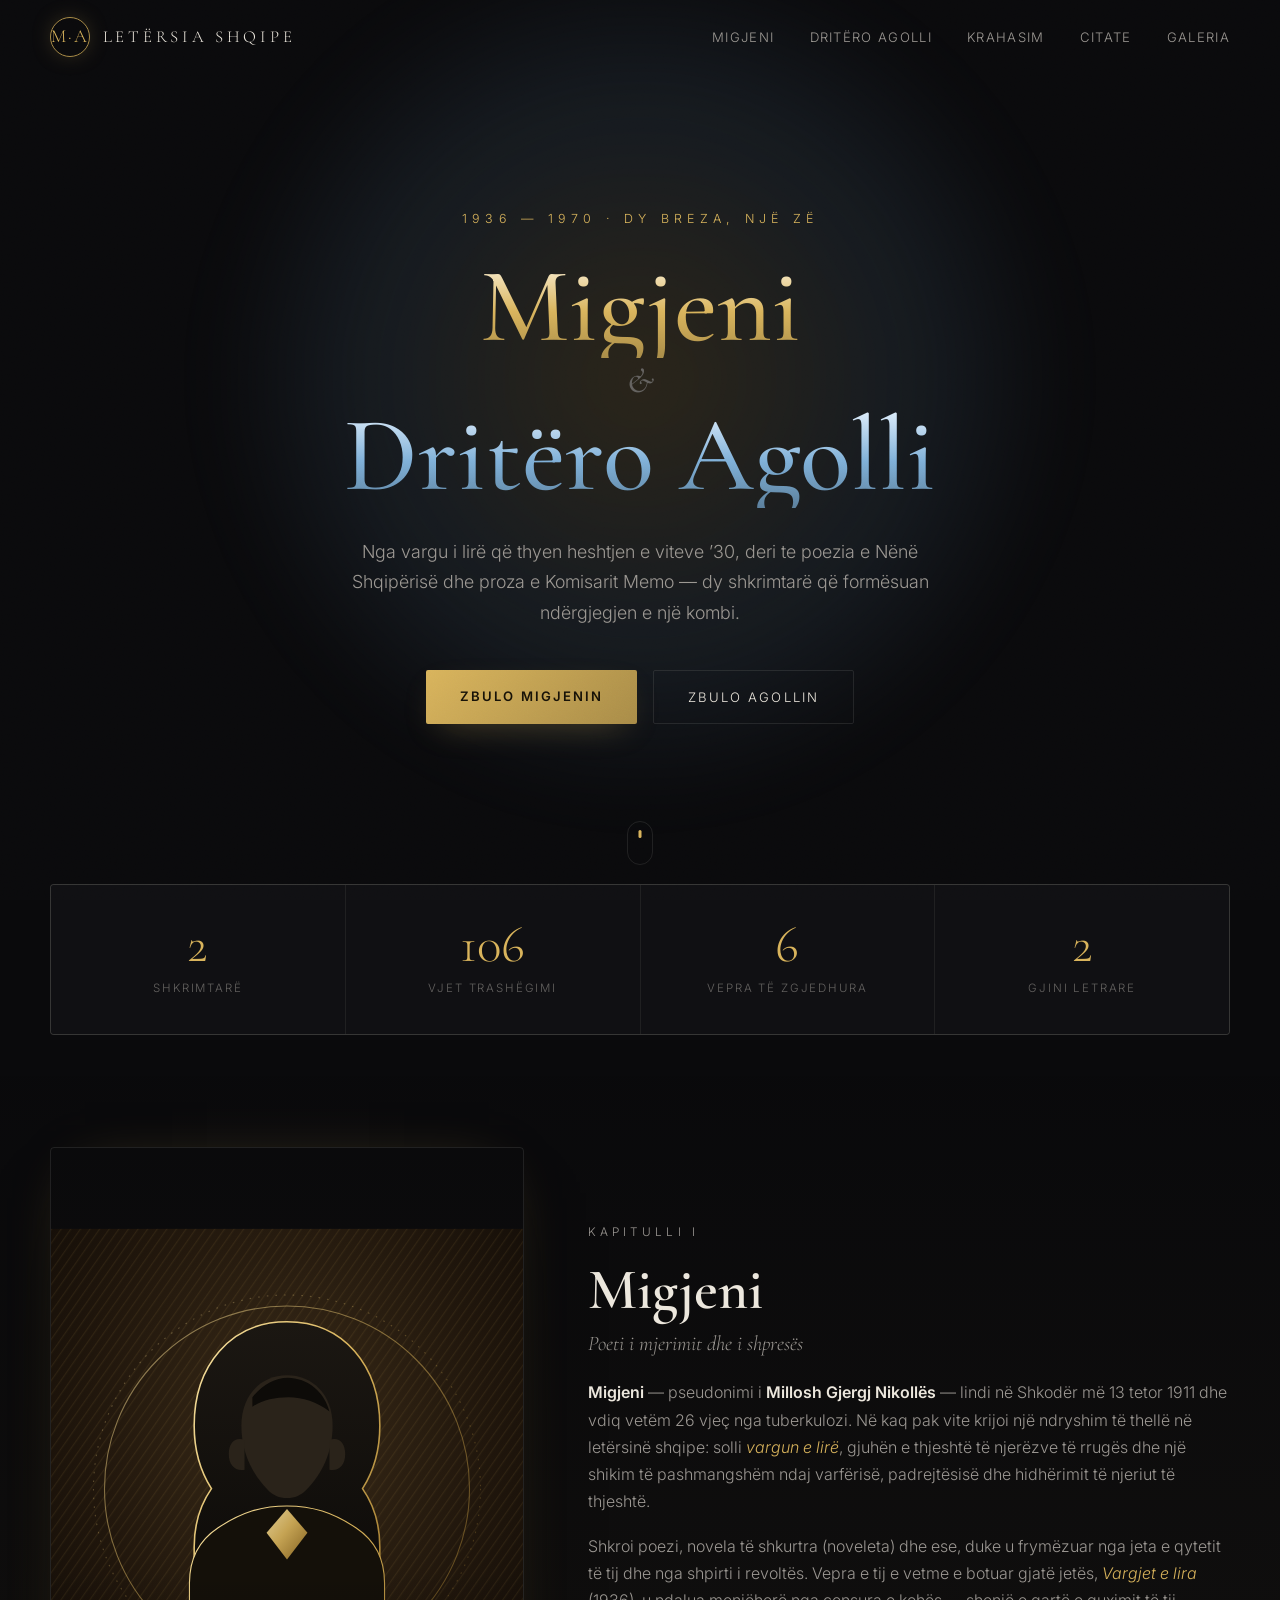
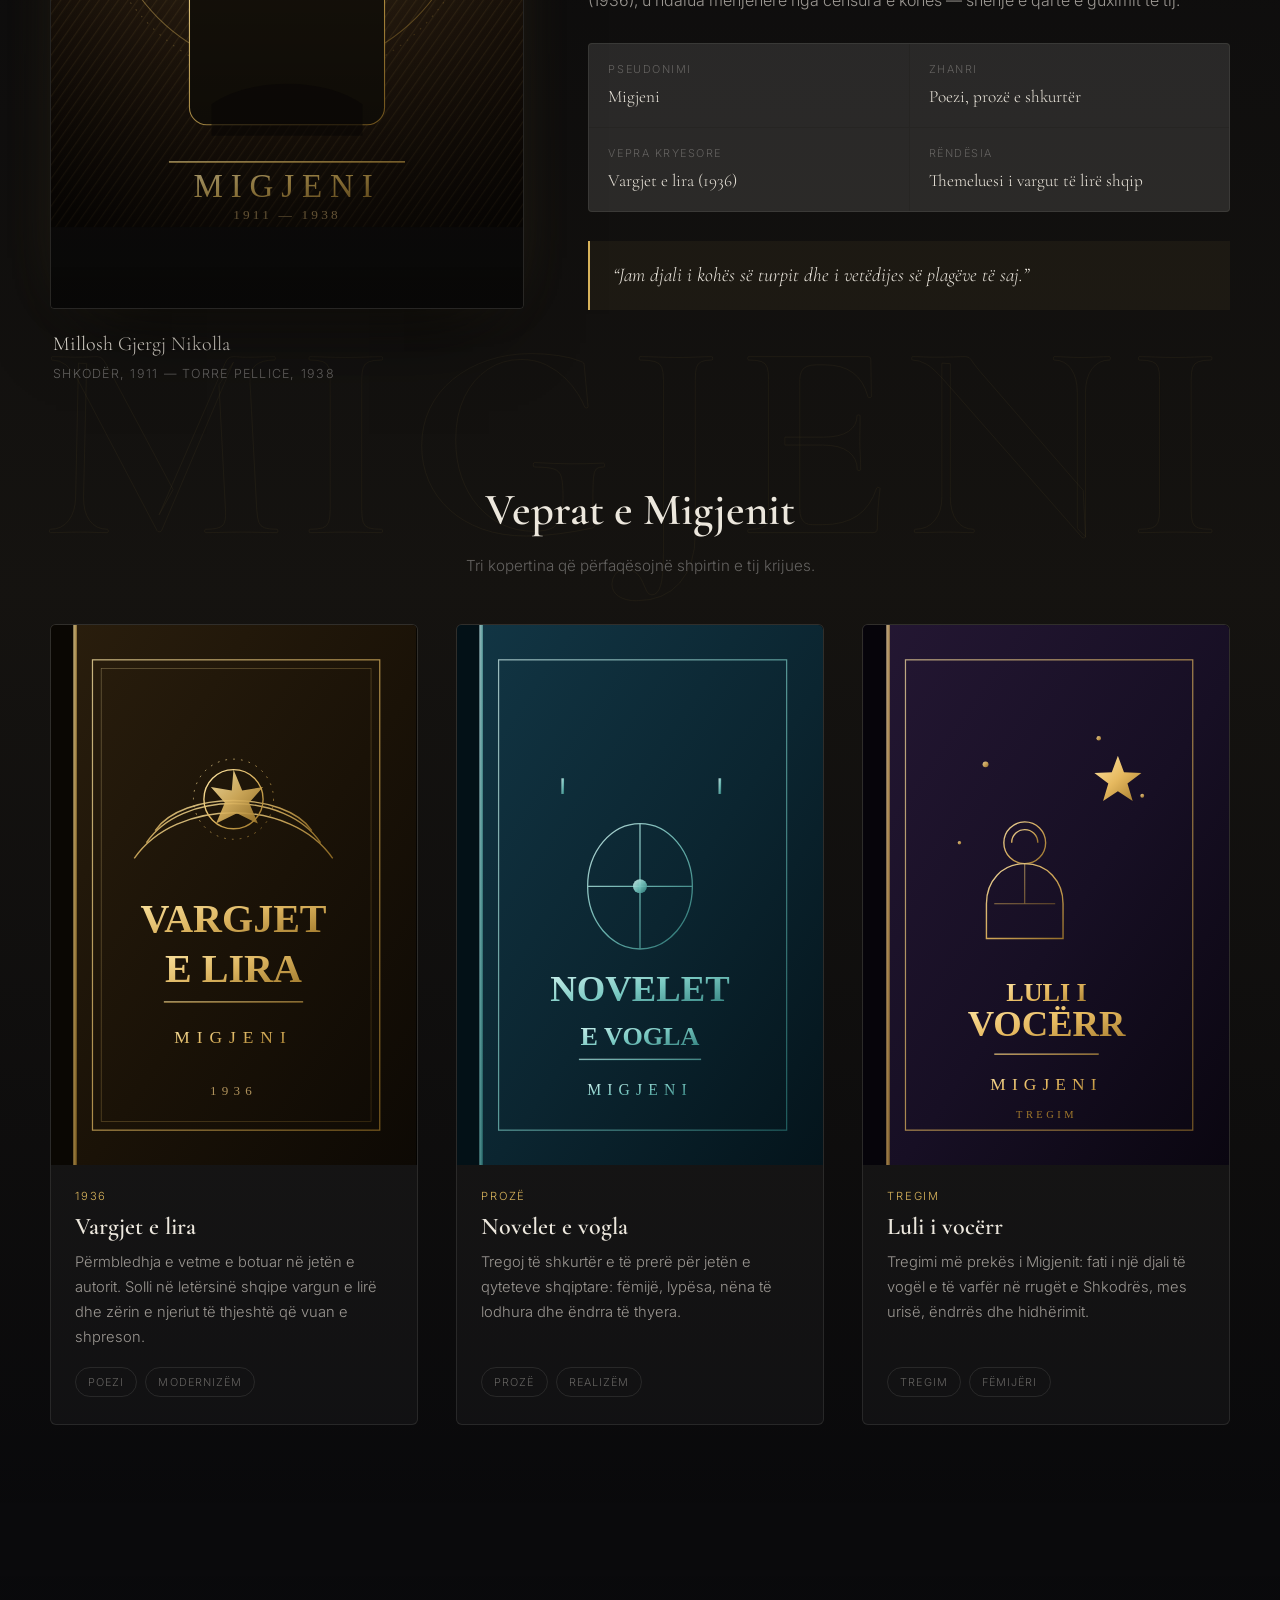
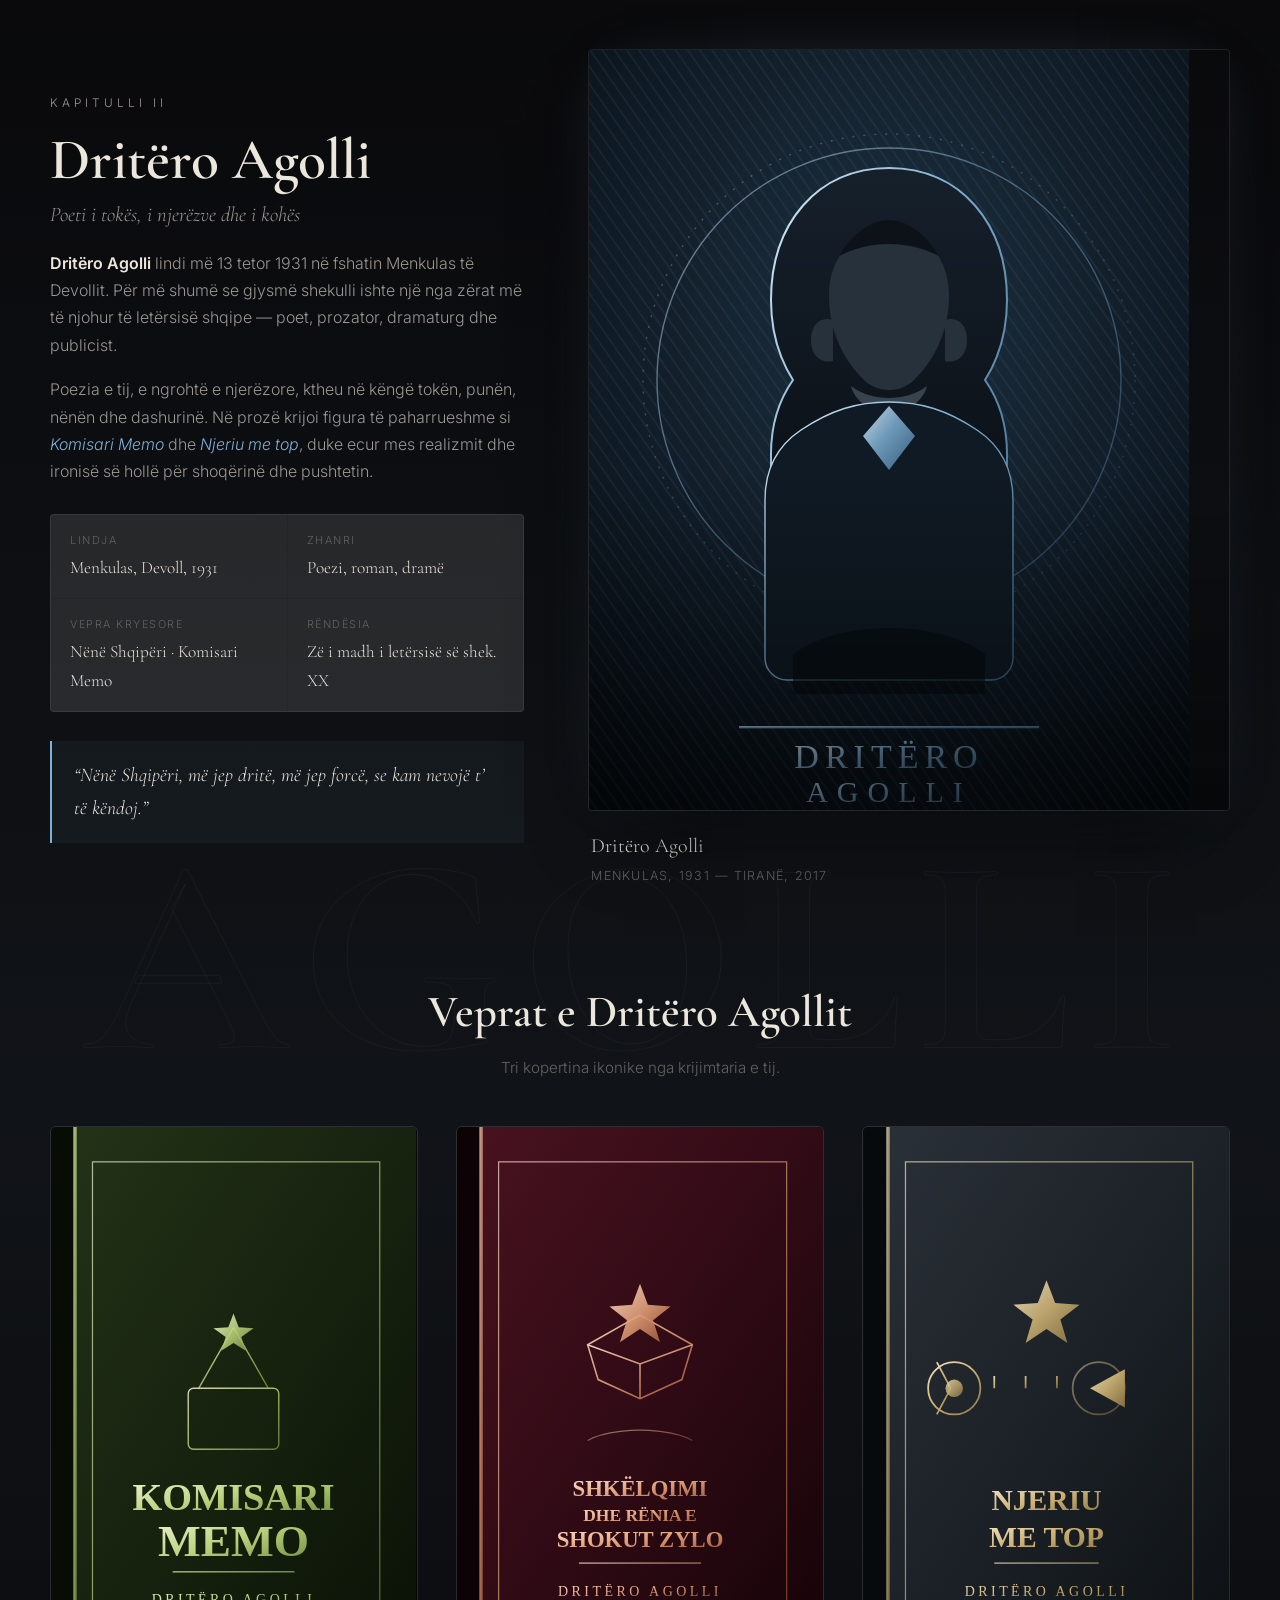
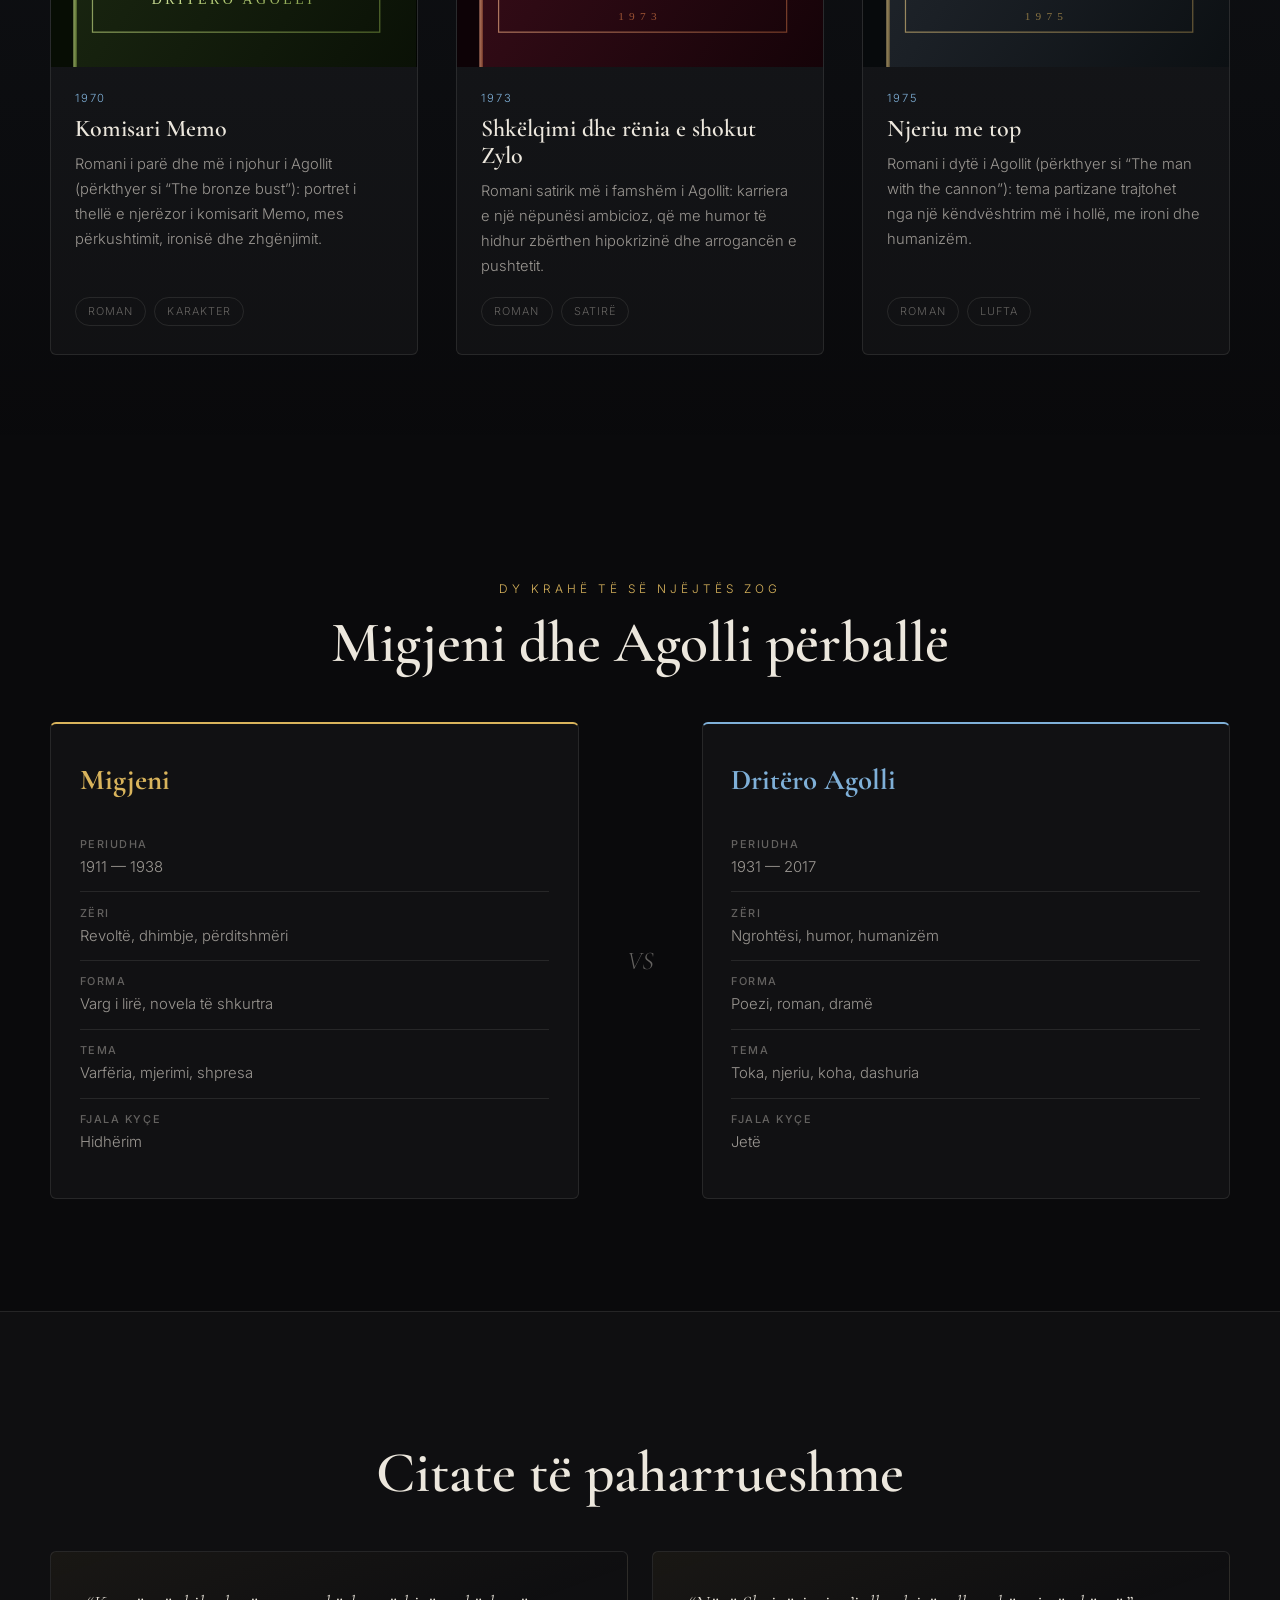
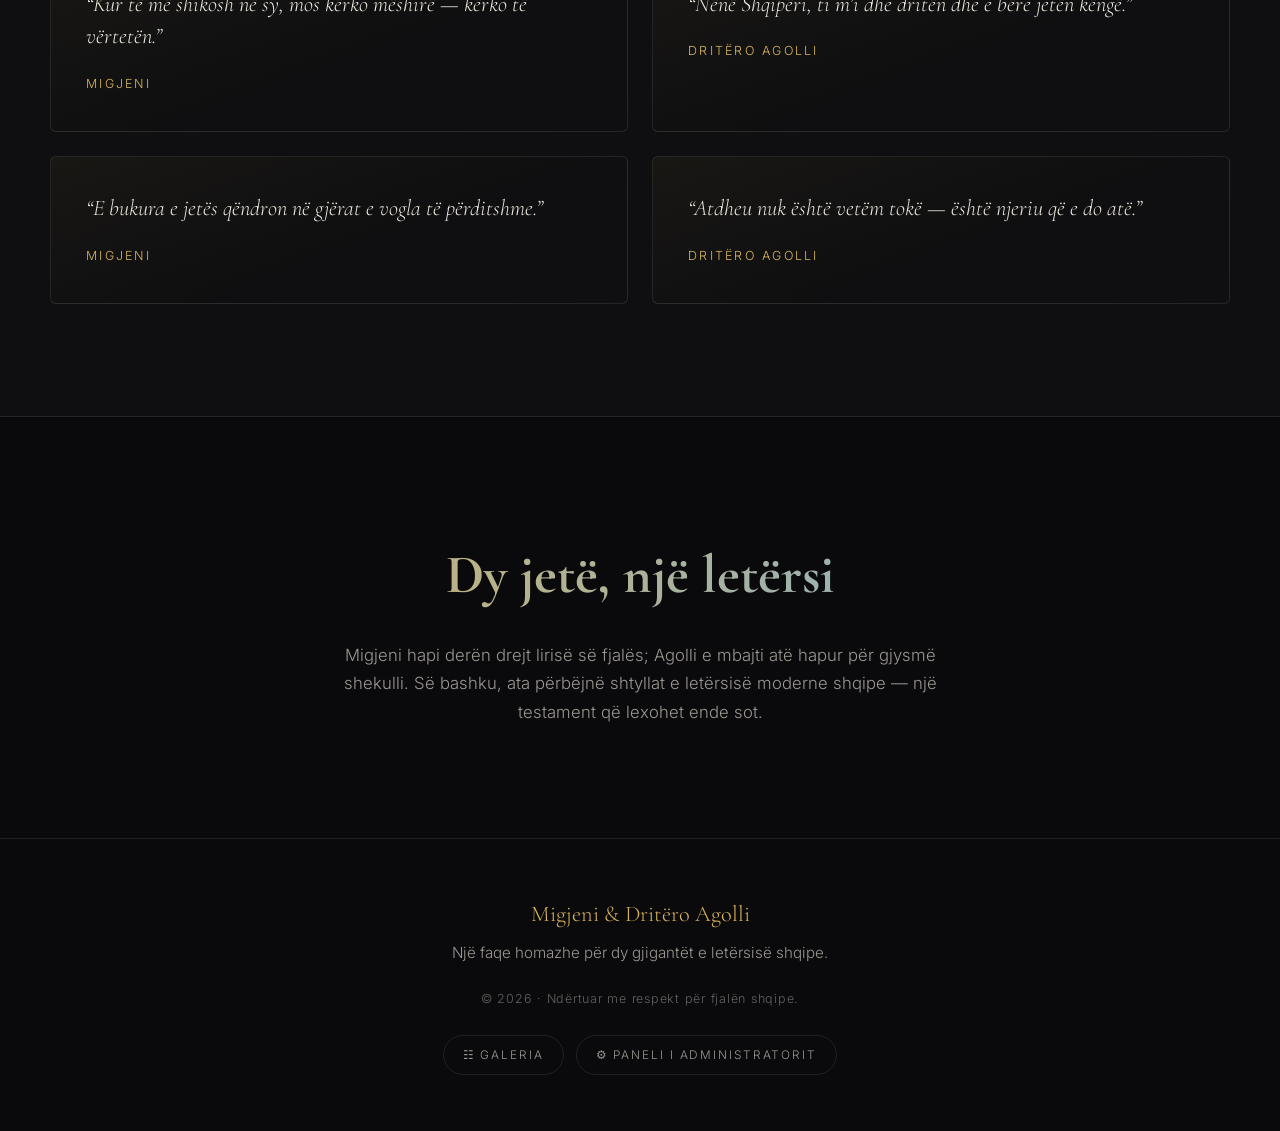
<file: index.html>
<!DOCTYPE html>
<html lang="sq">
<head>
  <meta charset="UTF-8">
  <meta name="viewport" content="width=device-width, initial-scale=1.0">
  <title>Migjeni &amp; Dritëro Agolli — Dy Zëra të Letërsisë Shqipe</title>
  <meta name="description" content="Një udhëtim në jetën dhe veprat e Migjenit dhe Dritëro Agollit, dy kolosë të letërsisë shqipe.">
  <link rel="preconnect" href="https://fonts.googleapis.com">
  <link rel="preconnect" href="https://fonts.gstatic.com" crossorigin>
  <link href="https://fonts.googleapis.com/css2?family=Cormorant+Garamond:ital,wght@0,400;0,500;0,600;0,700;1,400;1,600&family=Playfair+Display:ital,wght@0,400;0,600;0,700;1,400&family=EB+Garamond:ital,wght@0,400;0,600;1,400&family=Libre+Baskerville:ital,wght@0,400;0,700;1,400&family=Lora:ital,wght@0,400;0,600;1,400&family=Merriweather:ital,wght@0,300;0,400;0,700;1,400&family=Source+Serif+4:ital,wght@0,300;0,400;0,600;1,400&family=Inter:wght@300;400;500;600;700&family=Poppins:wght@300;400;500;600&family=Montserrat:wght@300;400;500;600&family=Jost:wght@300;400;500;600&display=swap" rel="stylesheet">
  <link rel="stylesheet" href="css/style.css">
</head>
<body>
  <div class="site-bg" data-bg="theme.bgImage" data-bg-opacity="theme.bgOpacity" aria-hidden="true"></div>
  <div class="grain" aria-hidden="true"></div>

  <header class="nav" id="nav">
    <div class="nav__inner">
      <a class="nav__brand" href="#top">
        <span class="nav__mark">M&#183;A</span>
        <span class="nav__title">Letërsia Shqipe</span>
      </a>
      <nav class="nav__links" aria-label="Navigimi kryesor">
        <a href="#migjeni">Migjeni</a>
        <a href="#agolli">Dritëro Agolli</a>
        <a href="#krahasim">Krahasim</a>
        <a href="#citate">Citate</a>
        <a href="gallery.html">Galeria</a>
      </nav>
      <button class="nav__toggle" id="navToggle" aria-label="Hap menunë" aria-expanded="false">
        <span></span><span></span><span></span>
      </button>
    </div>
  </header>

  <main id="top">
    <!-- HERO -->
    <section class="hero">
      <div class="hero__bg" data-bg="theme.heroImage" data-bg-opacity="theme.heroOpacity" aria-hidden="true"></div>
      <div class="hero__glow" aria-hidden="true"></div>
      <div class="hero__content reveal">
        <p class="hero__eyebrow" data-k="hero.eyebrow">1936 — 1970 · Dy breza, një zë</p>
        <h1 class="hero__title">
          <span class="hero__name" data-k="hero.name1">Migjeni</span>
          <span class="hero__amp">&amp;</span>
          <span class="hero__name" data-k="hero.name2">Dritëro Agolli</span>
        </h1>
        <p class="hero__lead" data-k="hero.lead">
          Nga vargu i lirë që thyen heshtjen e viteve ’30, deri te poezia e
          Nënë Shqipërisë dhe proza e Komisarit Memo — dy shkrimtarë që
          formësuan ndërgjegjen e një kombi.
        </p>
        <div class="hero__cta">
          <a class="btn btn--gold" href="#migjeni" data-k="hero.cta1">Zbulo Migjenin</a>
          <a class="btn btn--ghost" href="#agolli" data-k="hero.cta2">Zbulo Agollin</a>
        </div>
      </div>
      <a class="hero__scroll" href="#migjeni" aria-label="Zbrit">
        <span></span>
      </a>
    </section>

    <!-- STATS -->
    <section class="stats reveal">
      <div class="stats__item">
        <span class="stats__num" data-count="2" data-k="stat.1.num">2</span>
        <span class="stats__label" data-k="stat.1.label">Shkrimtarë</span>
      </div>
      <div class="stats__item">
        <span class="stats__num" data-count="106" data-k="stat.2.num">106</span>
        <span class="stats__label" data-k="stat.2.label">Vjet trashëgimi</span>
      </div>
      <div class="stats__item">
        <span class="stats__num" data-count="6" data-k="stat.3.num">6</span>
        <span class="stats__label" data-k="stat.3.label">Vepra të zgjedhura</span>
      </div>
      <div class="stats__item">
        <span class="stats__num" data-count="2" data-k="stat.4.num">2</span>
        <span class="stats__label" data-k="stat.4.label">Gjini letrare</span>
      </div>
    </section>

    <!-- MIGJENI -->
    <section class="author author--migjeni" id="migjeni">
      <div class="author__backdrop" aria-hidden="true">MIGJENI</div>
      <div class="container">
        <div class="author__intro">
          <figure class="portrait reveal">
            <div class="portrait__frame">
              <img src="[data-uri]" data-k="img.migjeni" alt="Portret stilizuar i Migjenit" loading="lazy" width="600" height="760">
            </div>
            <figcaption>
              <span class="portrait__name">Millosh Gjergj Nikolla</span>
              <span class="portrait__meta">Shkodër, 1911 — Torre Pellice, 1938</span>
            </figcaption>
          </figure>

          <div class="author__text reveal">
            <p class="section__eyebrow" data-k="m.eyebrow">Kapitulli I</p>
            <h2 class="section__title" data-k="m.title">Migjeni</h2>
            <p class="section__subtitle" data-k="m.subtitle">Poeti i mjerimit dhe i shpresës</p>

            <p data-k="m.p1"><strong>Migjeni</strong> — pseudonimi i <strong>Millosh Gjergj Nikollës</strong> — lindi në Shkodër më 13 tetor 1911 dhe vdiq vetëm 26 vjeç nga tuberkulozi. Në kaq pak vite krijoi një ndryshim të thellë në letërsinë shqipe: solli <em>vargun e lirë</em>, gjuhën e thjeshtë të njerëzve të rrugës dhe një shikim të pashmangshëm ndaj varfërisë, padrejtësisë dhe hidhërimit të njeriut të thjeshtë.</p>
            <p data-k="m.p2">Shkroi poezi, novela të shkurtra (noveleta) dhe ese, duke u frymëzuar nga jeta e qytetit të tij dhe nga shpirti i revoltës. Vepra e tij e vetme e botuar gjatë jetës, <em>Vargjet e lira</em> (1936), u ndalua menjëherë nga censura e kohës — shenjë e qartë e guximit të tij.</p>

            <ul class="facts">
              <li><span class="facts__k" data-k="m.fact.1.k">Pseudonimi</span><span class="facts__v" data-k="m.fact.1.v">Migjeni</span></li>
              <li><span class="facts__k" data-k="m.fact.2.k">Zhanri</span><span class="facts__v" data-k="m.fact.2.v">Poezi, prozë e shkurtër</span></li>
              <li><span class="facts__k" data-k="m.fact.3.k">Vepra kryesore</span><span class="facts__v" data-k="m.fact.3.v">Vargjet e lira (1936)</span></li>
              <li><span class="facts__k" data-k="m.fact.4.k">Rëndësia</span><span class="facts__v" data-k="m.fact.4.v">Themeluesi i vargut të lirë shqip</span></li>
            </ul>

            <blockquote class="quote-inline" data-k="m.quote" data-quote>Jam djali i kohës së turpit dhe i vetëdijes së plagëve të saj.</blockquote>
          </div>
        </div>

        <div class="works reveal">
          <div class="works__head">
            <h3 data-k="m.worksTitle">Veprat e Migjenit</h3>
            <p data-k="m.worksSub">Tri kopertina që përfaqësojnë shpirtin e tij krijues.</p>
          </div>
          <div class="covers">
            <article class="cover" data-code="Vargjet e lira">
              <div class="cover__img"><img src="[data-uri]" data-k="img.cover.vargjet" alt="Kopertina e librit Vargjet e lira" loading="lazy" width="420" height="620"></div>
              <div class="cover__body">
                <span class="cover__year" data-k="m.cover.1.year">1936</span>
                <h4 data-k="m.cover.1.title">Vargjet e lira</h4>
                <p data-k="m.cover.1.desc">Përmbledhja e vetme e botuar në jetën e autorit. Solli në letërsinë shqipe vargun e lirë dhe zërin e njeriut të thjeshtë që vuan e shpreson.</p>
                <ul class="cover__tags"><li>Poezi</li><li>Modernizëm</li></ul>
              </div>
            </article>
            <article class="cover" data-code="Novelet e vogla">
              <div class="cover__img"><img src="[data-uri]" data-k="img.cover.novelet" alt="Kopertina e Novelet e vogla" loading="lazy" width="420" height="620"></div>
              <div class="cover__body">
                <span class="cover__year" data-k="m.cover.2.year">Prozë</span>
                <h4 data-k="m.cover.2.title">Novelet e vogla</h4>
                <p data-k="m.cover.2.desc">Tregoj të shkurtër e të prerë për jetën e qyteteve shqiptare: fëmijë, lypësa, nëna të lodhura dhe ëndrra të thyera.</p>
                <ul class="cover__tags"><li>Prozë</li><li>Realizëm</li></ul>
              </div>
            </article>
            <article class="cover" data-code="Luli i vocërr">
              <div class="cover__img"><img src="[data-uri]" data-k="img.cover.luli" alt="Kopertina e Luli i vocërr" loading="lazy" width="420" height="620"></div>
              <div class="cover__body">
                <span class="cover__year" data-k="m.cover.3.year">Tregim</span>
                <h4 data-k="m.cover.3.title">Luli i vocërr</h4>
                <p data-k="m.cover.3.desc">Tregimi më prekës i Migjenit: fati i një djali të vogël e të varfër në rrugët e Shkodrës, mes urisë, ëndrrës dhe hidhërimit.</p>
                <ul class="cover__tags"><li>Tregim</li><li>Fëmijëri</li></ul>
              </div>
            </article>
          </div>
        </div>
      </div>
    </section>

    <!-- AGOLLI -->
    <section class="author author--agolli" id="agolli">
      <div class="author__backdrop" aria-hidden="true">AGOLLI</div>
      <div class="container">
        <div class="author__intro author__intro--reverse">
          <figure class="portrait reveal">
            <div class="portrait__frame">
              <img src="[data-uri]" data-k="img.agolli" alt="Portret stilizuar i Dritëro Agollit" loading="lazy" width="600" height="760">
            </div>
            <figcaption>
              <span class="portrait__name">Dritëro Agolli</span>
              <span class="portrait__meta">Menkulas, 1931 — Tiranë, 2017</span>
            </figcaption>
          </figure>

          <div class="author__text reveal">
            <p class="section__eyebrow" data-k="a.eyebrow">Kapitulli II</p>
            <h2 class="section__title" data-k="a.title">Dritëro Agolli</h2>
            <p class="section__subtitle" data-k="a.subtitle">Poeti i tokës, i njerëzve dhe i kohës</p>

            <p data-k="a.p1"><strong>Dritëro Agolli</strong> lindi më 13 tetor 1931 në fshatin Menkulas të Devollit. Për më shumë se gjysmë shekulli ishte një nga zërat më të njohur të letërsisë shqipe — poet, prozator, dramaturg dhe publicist.</p>
            <p data-k="a.p2">Poezia e tij, e ngrohtë e njerëzore, ktheu në këngë tokën, punën, nënën dhe dashurinë. Në prozë krijoi figura të paharrueshme si <em>Komisari Memo</em> dhe <em>Njeriu me top</em>, duke ecur mes realizmit dhe ironisë së hollë për shoqërinë dhe pushtetin.</p>

            <ul class="facts">
              <li><span class="facts__k" data-k="a.fact.1.k">Lindja</span><span class="facts__v" data-k="a.fact.1.v">Menkulas, Devoll, 1931</span></li>
              <li><span class="facts__k" data-k="a.fact.2.k">Zhanri</span><span class="facts__v" data-k="a.fact.2.v">Poezi, roman, dramë</span></li>
              <li><span class="facts__k" data-k="a.fact.3.k">Vepra kryesore</span><span class="facts__v" data-k="a.fact.3.v">Nënë Shqipëri · Komisari Memo</span></li>
              <li><span class="facts__k" data-k="a.fact.4.k">Rëndësia</span><span class="facts__v" data-k="a.fact.4.v">Zë i madh i letërsisë së shek. XX</span></li>
            </ul>

            <blockquote class="quote-inline" data-k="a.quote" data-quote>Nënë Shqipëri, më jep dritë, më jep forcë, se kam nevojë t’ të këndoj.</blockquote>
          </div>
        </div>

        <div class="works reveal">
          <div class="works__head">
            <h3 data-k="a.worksTitle">Veprat e Dritëro Agollit</h3>
            <p data-k="a.worksSub">Tri kopertina ikonike nga krijimtaria e tij.</p>
          </div>
          <div class="covers">
            <article class="cover" data-code="Komisari Memo">
              <div class="cover__img"><img src="[data-uri]" data-k="img.cover.memo" alt="Kopertina e Komisari Memo" loading="lazy" width="420" height="620"></div>
              <div class="cover__body">
                <span class="cover__year" data-k="a.cover.1.year">1970</span>
                <h4 data-k="a.cover.1.title">Komisari Memo</h4>
                <p data-k="a.cover.1.desc">Romani i parë dhe më i njohur i Agollit (përkthyer si “The bronze bust”): portret i thellë e njerëzor i komisarit Memo, mes përkushtimit, ironisë dhe zhgënjimit.</p>
                <ul class="cover__tags"><li>Roman</li><li>Karakter</li></ul>
              </div>
            </article>
            <article class="cover" data-code="Shkëlqimi dhe rënia e shokut Zylo">
              <div class="cover__img"><img src="[data-uri]" data-k="img.cover.zylo" alt="Kopertina e Shkëlqimi dhe rënia e shokut Zylo" loading="lazy" width="420" height="620"></div>
              <div class="cover__body">
                <span class="cover__year" data-k="a.cover.2.year">1973</span>
                <h4 data-k="a.cover.2.title">Shkëlqimi dhe rënia e shokut Zylo</h4>
                <p data-k="a.cover.2.desc">Romani satirik më i famshëm i Agollit: karriera e një nëpunësi ambicioz, që me humor të hidhur zbërthen hipokrizinë dhe arrogancën e pushtetit.</p>
                <ul class="cover__tags"><li>Roman</li><li>Satirë</li></ul>
              </div>
            </article>
            <article class="cover" data-code="Njeriu me top">
              <div class="cover__img"><img src="[data-uri]" data-k="img.cover.top" alt="Kopertina e Njeriu me top" loading="lazy" width="420" height="620"></div>
              <div class="cover__body">
                <span class="cover__year" data-k="a.cover.3.year">1975</span>
                <h4 data-k="a.cover.3.title">Njeriu me top</h4>
                <p data-k="a.cover.3.desc">Romani i dytë i Agollit (përkthyer si “The man with the cannon”): tema partizane trajtohet nga një këndvështrim më i hollë, me ironi dhe humanizëm.</p>
                <ul class="cover__tags"><li>Roman</li><li>Lufta</li></ul>
              </div>
            </article>
          </div>
        </div>
      </div>
    </section>

    <!-- COMPARISON -->
    <section class="compare" id="krahasim">
      <div class="container">
        <p class="section__eyebrow center reveal" data-k="cmp.eyebrow">Dy krahë të së njëjtës zog</p>
        <h2 class="section__title center reveal" data-k="cmp.title">Migjeni dhe Agolli përballë</h2>
        <div class="compare__grid reveal">
          <div class="compare__col compare__col--m">
            <h3 data-k="cmp.m.title">Migjeni</h3>
            <ul>
              <li><strong data-k="cmp.m.r1.k">Periudha</strong> <span data-k="cmp.m.r1.v">1911 — 1938</span></li>
              <li><strong data-k="cmp.m.r2.k">Zëri</strong> <span data-k="cmp.m.r2.v">Revoltë, dhimbje, përditshmëri</span></li>
              <li><strong data-k="cmp.m.r3.k">Forma</strong> <span data-k="cmp.m.r3.v">Varg i lirë, novela të shkurtra</span></li>
              <li><strong data-k="cmp.m.r4.k">Tema</strong> <span data-k="cmp.m.r4.v">Varfëria, mjerimi, shpresa</span></li>
              <li><strong data-k="cmp.m.r5.k">Fjala kyçe</strong> <span data-k="cmp.m.r5.v">Hidhërim</span></li>
            </ul>
          </div>
          <div class="compare__vs" aria-hidden="true">VS</div>
          <div class="compare__col compare__col--a">
            <h3 data-k="cmp.a.title">Dritëro Agolli</h3>
            <ul>
              <li><strong data-k="cmp.a.r1.k">Periudha</strong> <span data-k="cmp.a.r1.v">1931 — 2017</span></li>
              <li><strong data-k="cmp.a.r2.k">Zëri</strong> <span data-k="cmp.a.r2.v">Ngrohtësi, humor, humanizëm</span></li>
              <li><strong data-k="cmp.a.r3.k">Forma</strong> <span data-k="cmp.a.r3.v">Poezi, roman, dramë</span></li>
              <li><strong data-k="cmp.a.r4.k">Tema</strong> <span data-k="cmp.a.r4.v">Toka, njeriu, koha, dashuria</span></li>
              <li><strong data-k="cmp.a.r5.k">Fjala kyçe</strong> <span data-k="cmp.a.r5.v">Jetë</span></li>
            </ul>
          </div>
        </div>
      </div>
    </section>

    <!-- QUOTES -->
    <section class="quotes" id="citate">
      <div class="container">
        <p class="section__eyebrow center reveal" data-k="q.eyebrow">Fjalë që mbeten</p>
        <h2 class="section__title center reveal" data-k="q.title">Citate të paharrueshme</h2>
        <div class="quotes__grid">
          <blockquote class="quote-card reveal">
            <p data-k="q.1.text" data-quote>Kur të më shikosh në sy, mos kërko mëshirë — kërko të vërtetën.</p>
            <cite data-k="q.1.cite">Migjeni</cite>
          </blockquote>
          <blockquote class="quote-card reveal">
            <p data-k="q.2.text" data-quote>Nënë Shqipëri, ti m’i dhe dritën dhe e bëre jetën këngë.</p>
            <cite data-k="q.2.cite">Dritëro Agolli</cite>
          </blockquote>
          <blockquote class="quote-card reveal">
            <p data-k="q.3.text" data-quote>E bukura e jetës qëndron në gjërat e vogla të përditshme.</p>
            <cite data-k="q.3.cite">Migjeni</cite>
          </blockquote>
          <blockquote class="quote-card reveal">
            <p data-k="q.4.text" data-quote>Atdheu nuk është vetëm tokë — është njeriu që e do atë.</p>
            <cite data-k="q.4.cite">Dritëro Agolli</cite>
          </blockquote>
        </div>
      </div>
    </section>

    <section class="closing reveal">
      <div class="container">
        <h2 data-k="close.title">Dy jetë, një letërsi</h2>
        <p data-k="close.text">
          Migjeni hapi derën drejt lirisë së fjalës; Agolli e mbajti atë hapur
          për gjysmë shekulli. Së bashku, ata përbëjnë shtyllat e letërsisë
          moderne shqipe — një testament që lexohet ende sot.
        </p>
      </div>
    </section>
  </main>

  <footer class="footer">
    <div class="container footer__inner">
      <p class="footer__title" data-k="footer.title">Migjeni &amp; Dritëro Agolli</p>
      <p class="footer__note" data-k="footer.note">Një faqe homazhe për dy gjigantët e letërsisë shqipe.</p>
      <p class="footer__copy">&copy; <span id="year"></span> &middot; Ndërtuar me respekt për fjalën shqipe.</p>
      <p class="footer__admin"><a href="gallery.html">&#9783; Galeria</a> &nbsp; <a href="admin.html">&#9881; Paneli i administratorit</a></p>
    </div>
  </footer>

  <!-- Modal for book detail -->
  <div class="modal" id="modal" aria-hidden="true" role="dialog" aria-modal="true">
    <div class="modal__backdrop" data-close></div>
    <div class="modal__panel" role="document">
      <button class="modal__close" data-close aria-label="Mbyll">&times;</button>
      <div class="modal__body" id="modalBody"></div>
    </div>
  </div>

  <script src="js/seed.js"></script>
  <script src="js/config.js"></script>
  <script src="js/site.js"></script>
  <script src="js/script.js"></script>
</body>
</html>
</file>
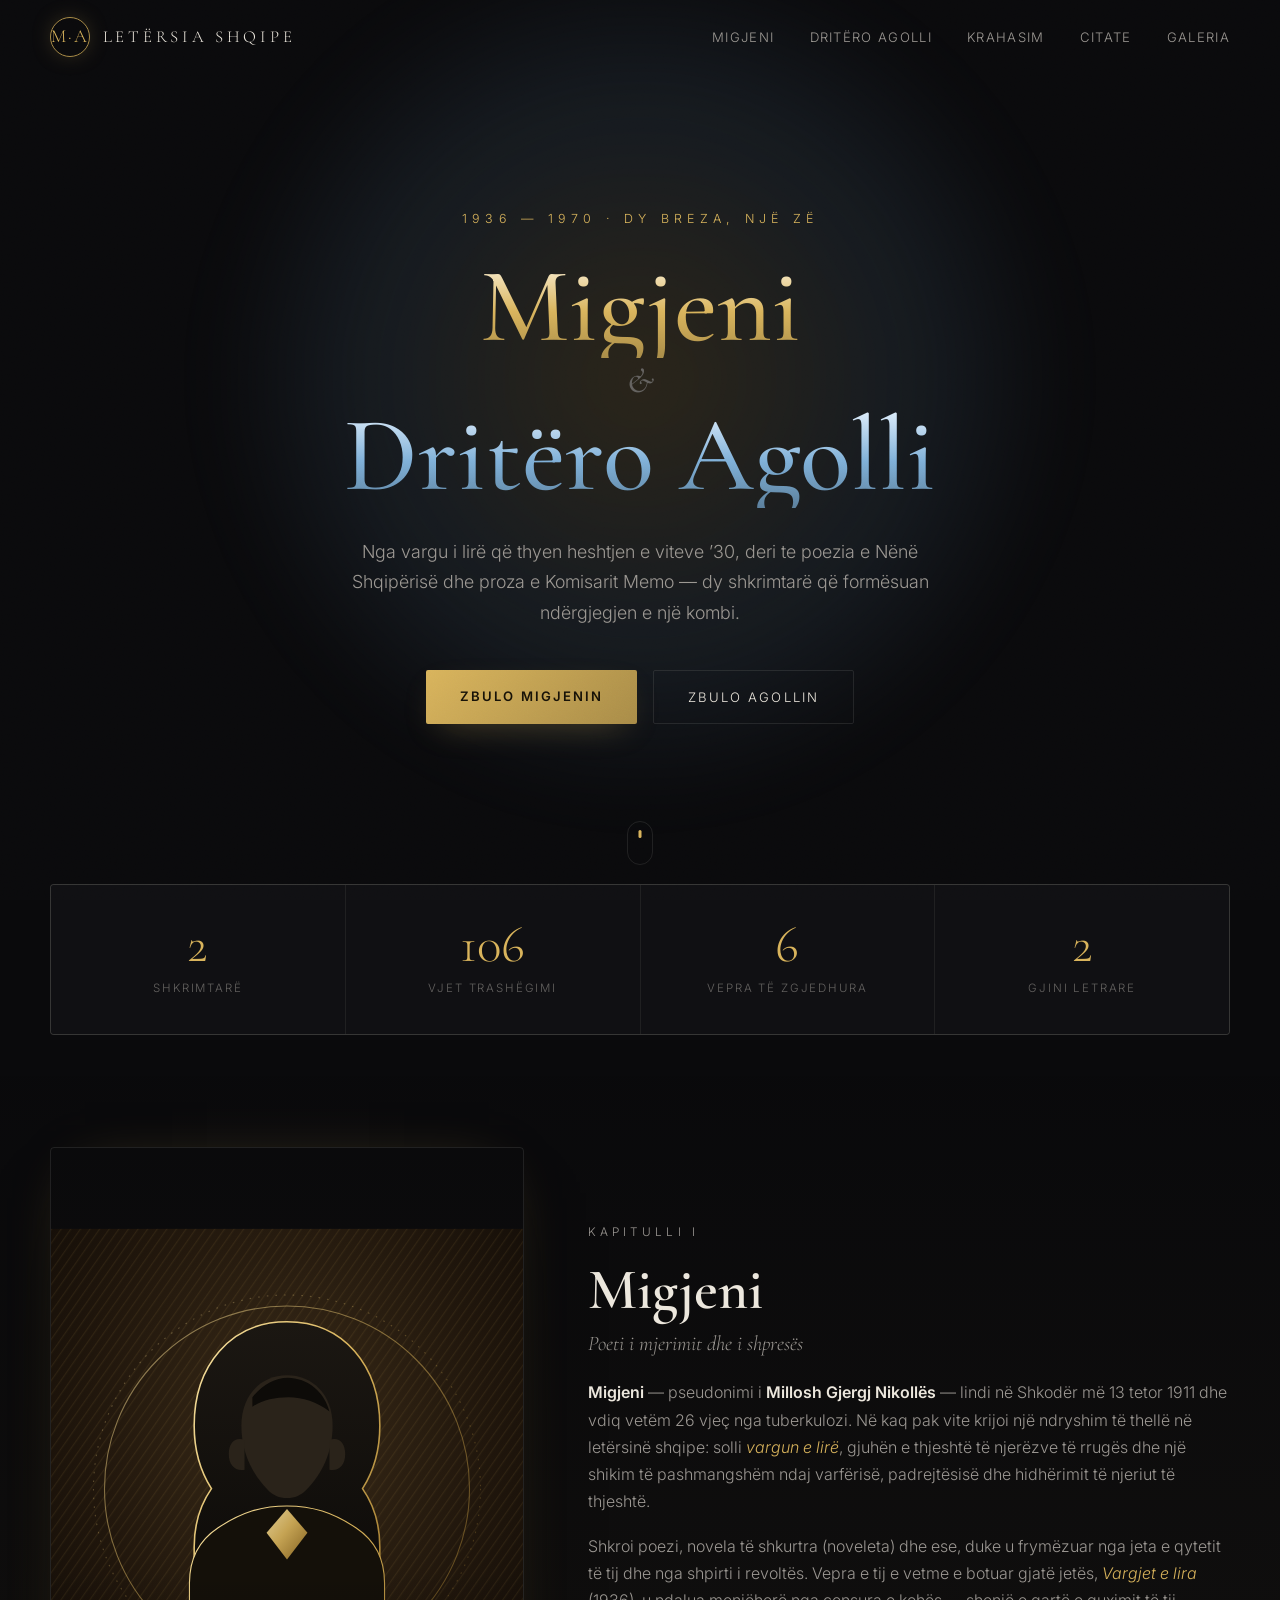
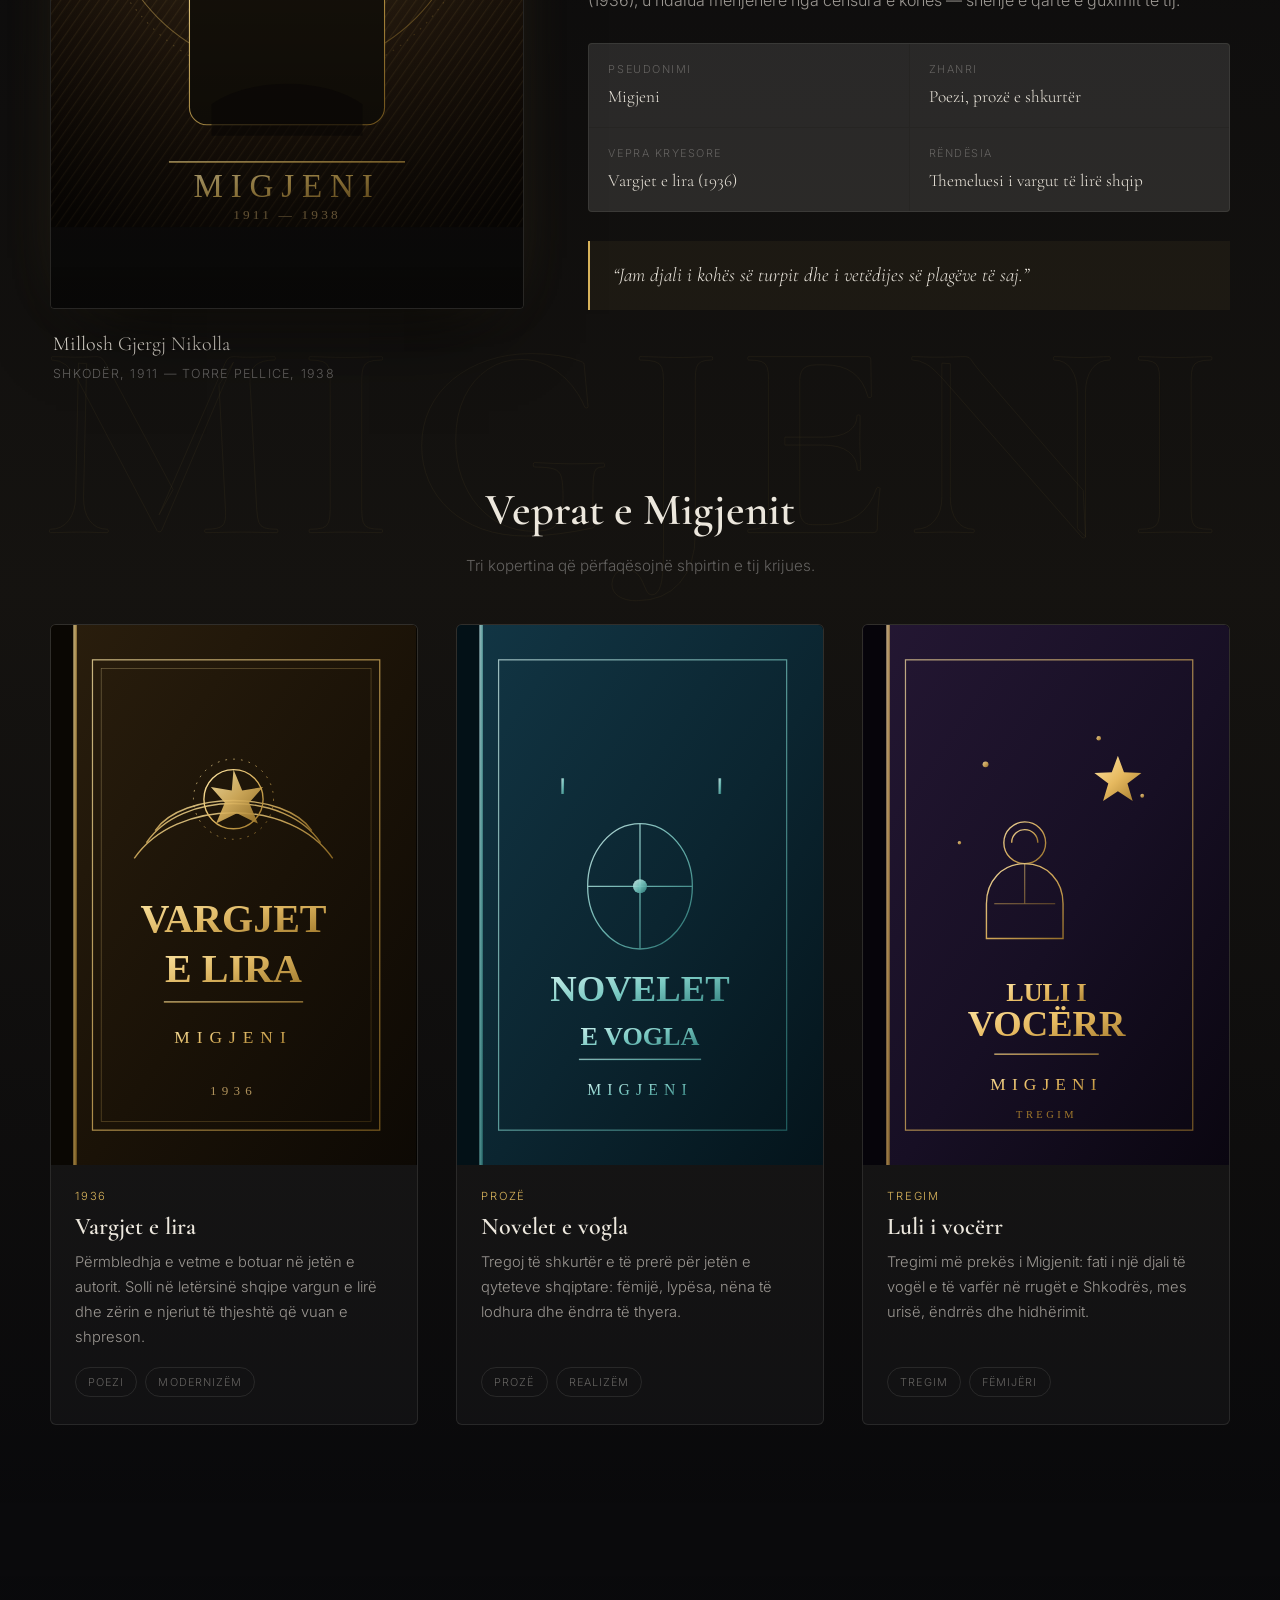
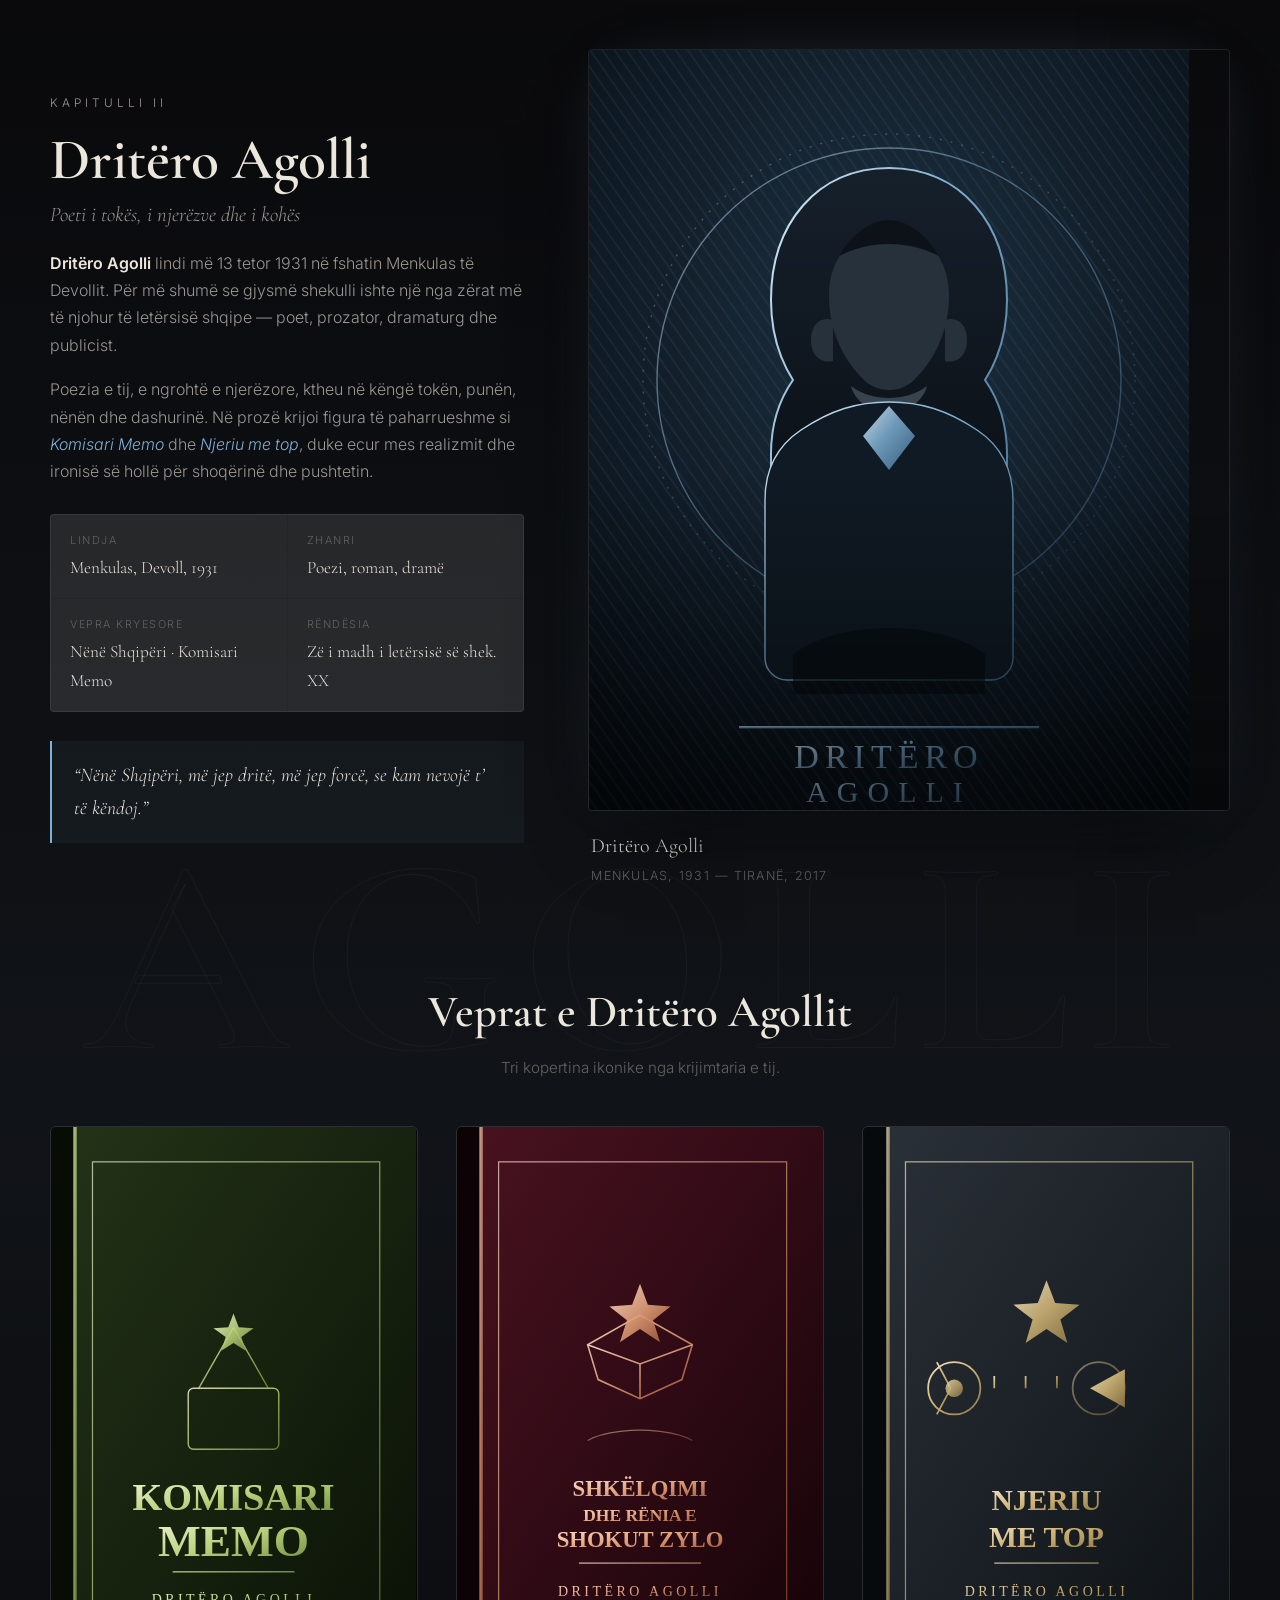
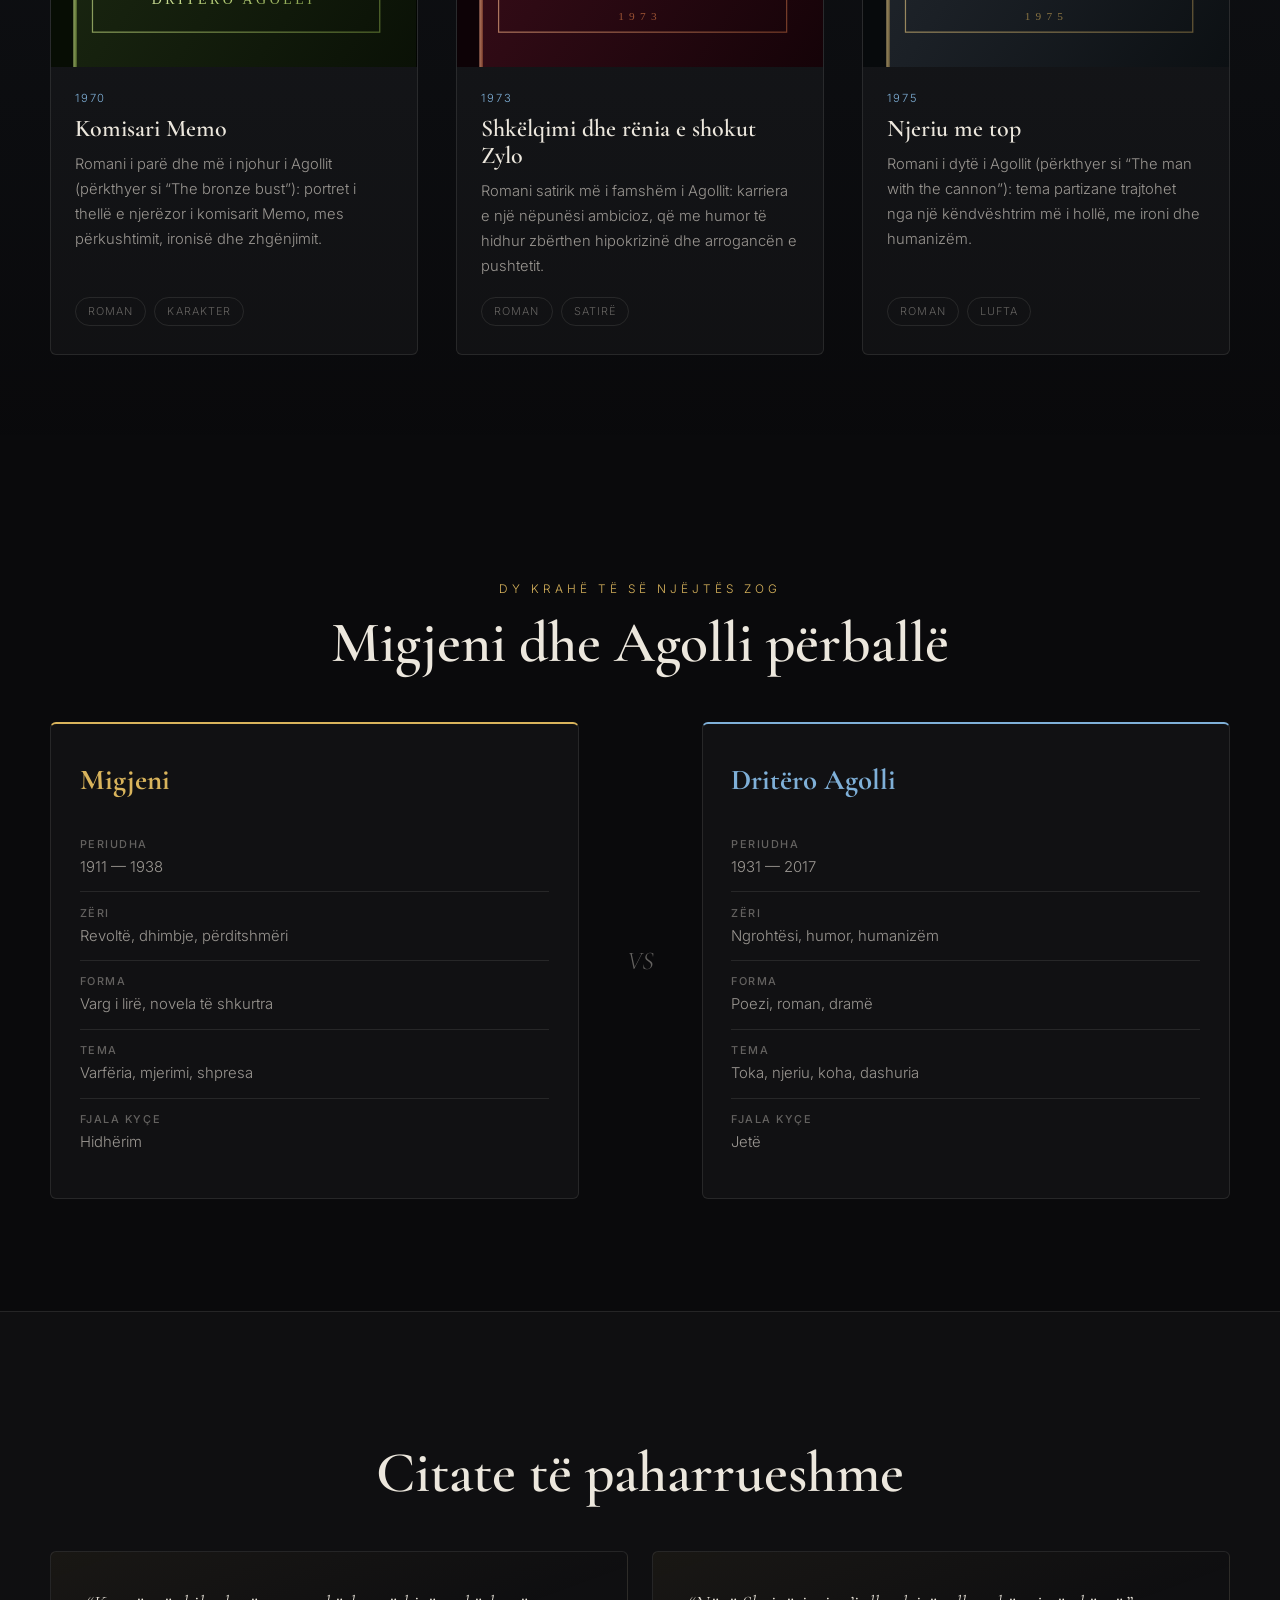
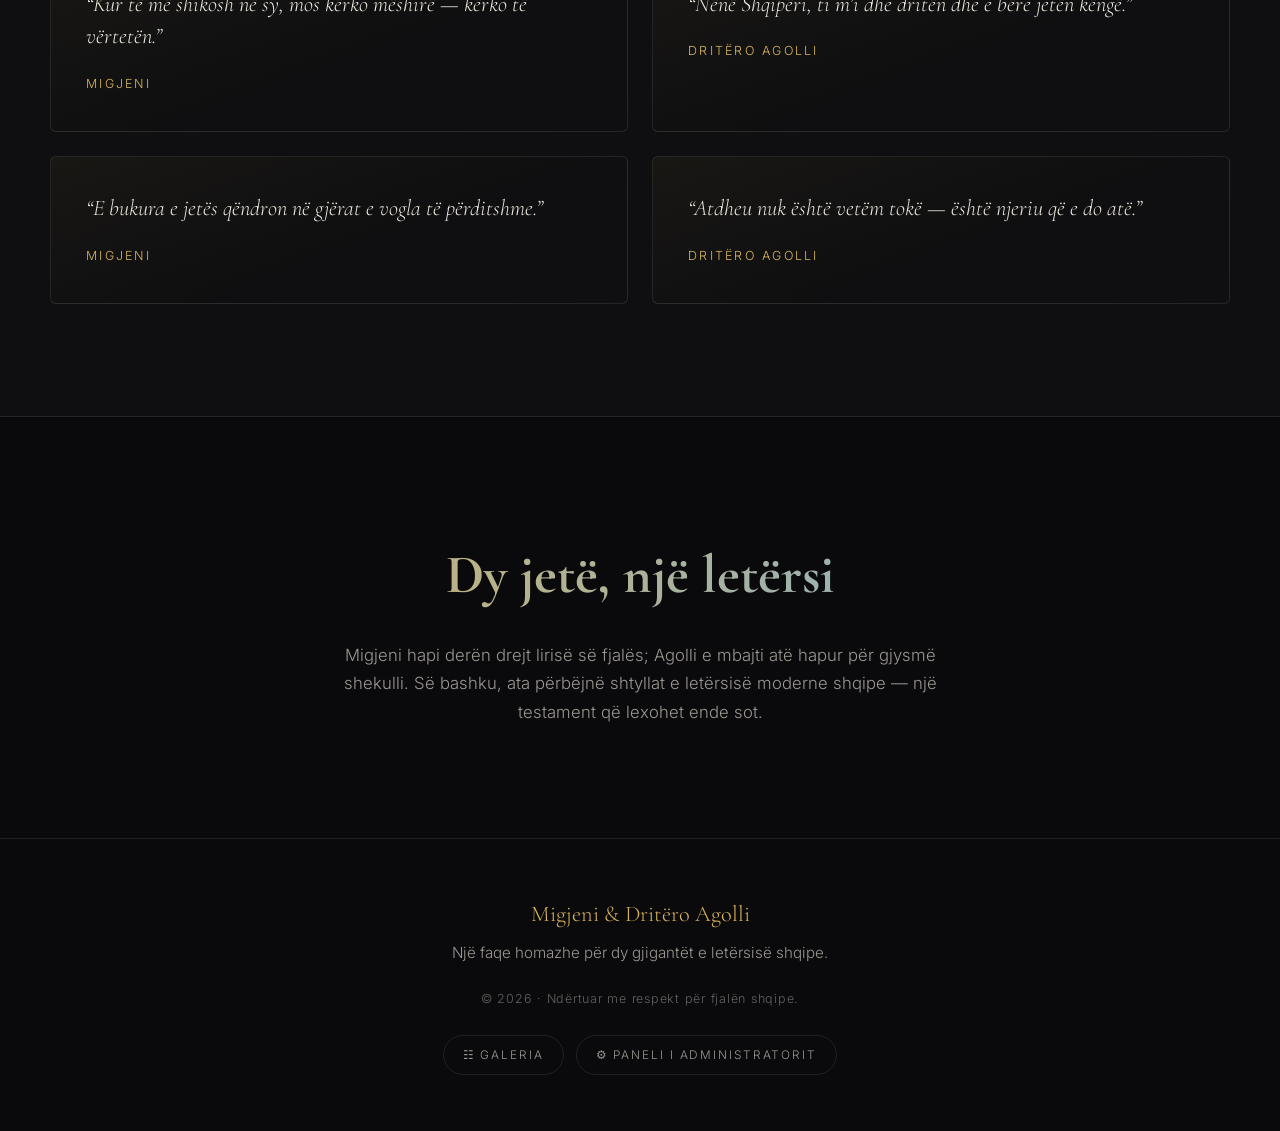
<file: web bruna/index.html>
<!DOCTYPE html>
<html lang="sq">
<head>
  <meta charset="UTF-8">
  <meta name="viewport" content="width=device-width, initial-scale=1.0">
  <title>Migjeni &amp; Dritëro Agolli — Dy Zëra të Letërsisë Shqipe</title>
  <meta name="description" content="Një udhëtim në jetën dhe veprat e Migjenit dhe Dritëro Agollit, dy kolosë të letërsisë shqipe.">
  <link rel="preconnect" href="https://fonts.googleapis.com">
  <link rel="preconnect" href="https://fonts.gstatic.com" crossorigin>
  <link href="https://fonts.googleapis.com/css2?family=Cormorant+Garamond:ital,wght@0,400;0,500;0,600;0,700;1,400;1,600&family=Playfair+Display:ital,wght@0,400;0,600;0,700;1,400&family=EB+Garamond:ital,wght@0,400;0,600;1,400&family=Libre+Baskerville:ital,wght@0,400;0,700;1,400&family=Lora:ital,wght@0,400;0,600;1,400&family=Merriweather:ital,wght@0,300;0,400;0,700;1,400&family=Source+Serif+4:ital,wght@0,300;0,400;0,600;1,400&family=Inter:wght@300;400;500;600;700&family=Poppins:wght@300;400;500;600&family=Montserrat:wght@300;400;500;600&family=Jost:wght@300;400;500;600&display=swap" rel="stylesheet">
  <link rel="stylesheet" href="css/style.css">
</head>
<body>
  <div class="site-bg" data-bg="theme.bgImage" data-bg-opacity="theme.bgOpacity" aria-hidden="true"></div>
  <div class="grain" aria-hidden="true"></div>

  <header class="nav" id="nav">
    <div class="nav__inner">
      <a class="nav__brand" href="#top">
        <span class="nav__mark">M&#183;A</span>
        <span class="nav__title">Letërsia Shqipe</span>
      </a>
      <nav class="nav__links" aria-label="Navigimi kryesor">
        <a href="#migjeni">Migjeni</a>
        <a href="#agolli">Dritëro Agolli</a>
        <a href="#krahasim">Krahasim</a>
        <a href="#citate">Citate</a>
        <a href="gallery.html">Galeria</a>
      </nav>
      <button class="nav__toggle" id="navToggle" aria-label="Hap menunë" aria-expanded="false">
        <span></span><span></span><span></span>
      </button>
    </div>
  </header>

  <main id="top">
    <!-- HERO -->
    <section class="hero">
      <div class="hero__bg" data-bg="theme.heroImage" data-bg-opacity="theme.heroOpacity" aria-hidden="true"></div>
      <div class="hero__glow" aria-hidden="true"></div>
      <div class="hero__content reveal">
        <p class="hero__eyebrow" data-k="hero.eyebrow">1936 — 1970 · Dy breza, një zë</p>
        <h1 class="hero__title">
          <span class="hero__name" data-k="hero.name1">Migjeni</span>
          <span class="hero__amp">&amp;</span>
          <span class="hero__name" data-k="hero.name2">Dritëro Agolli</span>
        </h1>
        <p class="hero__lead" data-k="hero.lead">
          Nga vargu i lirë që thyen heshtjen e viteve ’30, deri te poezia e
          Nënë Shqipërisë dhe proza e Komisarit Memo — dy shkrimtarë që
          formësuan ndërgjegjen e një kombi.
        </p>
        <div class="hero__cta">
          <a class="btn btn--gold" href="#migjeni" data-k="hero.cta1">Zbulo Migjenin</a>
          <a class="btn btn--ghost" href="#agolli" data-k="hero.cta2">Zbulo Agollin</a>
        </div>
      </div>
      <a class="hero__scroll" href="#migjeni" aria-label="Zbrit">
        <span></span>
      </a>
    </section>

    <!-- STATS -->
    <section class="stats reveal">
      <div class="stats__item">
        <span class="stats__num" data-count="2" data-k="stat.1.num">2</span>
        <span class="stats__label" data-k="stat.1.label">Shkrimtarë</span>
      </div>
      <div class="stats__item">
        <span class="stats__num" data-count="106" data-k="stat.2.num">106</span>
        <span class="stats__label" data-k="stat.2.label">Vjet trashëgimi</span>
      </div>
      <div class="stats__item">
        <span class="stats__num" data-count="6" data-k="stat.3.num">6</span>
        <span class="stats__label" data-k="stat.3.label">Vepra të zgjedhura</span>
      </div>
      <div class="stats__item">
        <span class="stats__num" data-count="2" data-k="stat.4.num">2</span>
        <span class="stats__label" data-k="stat.4.label">Gjini letrare</span>
      </div>
    </section>

    <!-- MIGJENI -->
    <section class="author author--migjeni" id="migjeni">
      <div class="author__backdrop" aria-hidden="true">MIGJENI</div>
      <div class="container">
        <div class="author__intro">
          <figure class="portrait reveal">
            <div class="portrait__frame">
              <img src="img/migjeni-portret.svg" data-k="img.migjeni" alt="Portret stilizuar i Migjenit" loading="lazy" width="600" height="760">
            </div>
            <figcaption>
              <span class="portrait__name">Millosh Gjergj Nikolla</span>
              <span class="portrait__meta">Shkodër, 1911 — Torre Pellice, 1938</span>
            </figcaption>
          </figure>

          <div class="author__text reveal">
            <p class="section__eyebrow" data-k="m.eyebrow">Kapitulli I</p>
            <h2 class="section__title" data-k="m.title">Migjeni</h2>
            <p class="section__subtitle" data-k="m.subtitle">Poeti i mjerimit dhe i shpresës</p>

            <p data-k="m.p1"><strong>Migjeni</strong> — pseudonimi i <strong>Millosh Gjergj Nikollës</strong> — lindi në Shkodër më 13 tetor 1911 dhe vdiq vetëm 26 vjeç nga tuberkulozi. Në kaq pak vite krijoi një ndryshim të thellë në letërsinë shqipe: solli <em>vargun e lirë</em>, gjuhën e thjeshtë të njerëzve të rrugës dhe një shikim të pashmangshëm ndaj varfërisë, padrejtësisë dhe hidhërimit të njeriut të thjeshtë.</p>
            <p data-k="m.p2">Shkroi poezi, novela të shkurtra (noveleta) dhe ese, duke u frymëzuar nga jeta e qytetit të tij dhe nga shpirti i revoltës. Vepra e tij e vetme e botuar gjatë jetës, <em>Vargjet e lira</em> (1936), u ndalua menjëherë nga censura e kohës — shenjë e qartë e guximit të tij.</p>

            <ul class="facts">
              <li><span class="facts__k" data-k="m.fact.1.k">Pseudonimi</span><span class="facts__v" data-k="m.fact.1.v">Migjeni</span></li>
              <li><span class="facts__k" data-k="m.fact.2.k">Zhanri</span><span class="facts__v" data-k="m.fact.2.v">Poezi, prozë e shkurtër</span></li>
              <li><span class="facts__k" data-k="m.fact.3.k">Vepra kryesore</span><span class="facts__v" data-k="m.fact.3.v">Vargjet e lira (1936)</span></li>
              <li><span class="facts__k" data-k="m.fact.4.k">Rëndësia</span><span class="facts__v" data-k="m.fact.4.v">Themeluesi i vargut të lirë shqip</span></li>
            </ul>

            <blockquote class="quote-inline" data-k="m.quote" data-quote>Jam djali i kohës së turpit dhe i vetëdijes së plagëve të saj.</blockquote>
          </div>
        </div>

        <div class="works reveal">
          <div class="works__head">
            <h3 data-k="m.worksTitle">Veprat e Migjenit</h3>
            <p data-k="m.worksSub">Tri kopertina që përfaqësojnë shpirtin e tij krijues.</p>
          </div>
          <div class="covers">
            <article class="cover" data-code="Vargjet e lira">
              <div class="cover__img"><img src="img/vargjet-e-lira.svg" data-k="img.cover.vargjet" alt="Kopertina e librit Vargjet e lira" loading="lazy" width="420" height="620"></div>
              <div class="cover__body">
                <span class="cover__year" data-k="m.cover.1.year">1936</span>
                <h4 data-k="m.cover.1.title">Vargjet e lira</h4>
                <p data-k="m.cover.1.desc">Përmbledhja e vetme e botuar në jetën e autorit. Solli në letërsinë shqipe vargun e lirë dhe zërin e njeriut të thjeshtë që vuan e shpreson.</p>
                <ul class="cover__tags"><li>Poezi</li><li>Modernizëm</li></ul>
              </div>
            </article>
            <article class="cover" data-code="Novelet e vogla">
              <div class="cover__img"><img src="img/novelet-e-vogla.svg" data-k="img.cover.novelet" alt="Kopertina e Novelet e vogla" loading="lazy" width="420" height="620"></div>
              <div class="cover__body">
                <span class="cover__year" data-k="m.cover.2.year">Prozë</span>
                <h4 data-k="m.cover.2.title">Novelet e vogla</h4>
                <p data-k="m.cover.2.desc">Tregoj të shkurtër e të prerë për jetën e qyteteve shqiptare: fëmijë, lypësa, nëna të lodhura dhe ëndrra të thyera.</p>
                <ul class="cover__tags"><li>Prozë</li><li>Realizëm</li></ul>
              </div>
            </article>
            <article class="cover" data-code="Luli i vocërr">
              <div class="cover__img"><img src="img/luli-i-vocerr.svg" data-k="img.cover.luli" alt="Kopertina e Luli i vocërr" loading="lazy" width="420" height="620"></div>
              <div class="cover__body">
                <span class="cover__year" data-k="m.cover.3.year">Tregim</span>
                <h4 data-k="m.cover.3.title">Luli i vocërr</h4>
                <p data-k="m.cover.3.desc">Tregimi më prekës i Migjenit: fati i një djali të vogël e të varfër në rrugët e Shkodrës, mes urisë, ëndrrës dhe hidhërimit.</p>
                <ul class="cover__tags"><li>Tregim</li><li>Fëmijëri</li></ul>
              </div>
            </article>
          </div>
        </div>
      </div>
    </section>

    <!-- AGOLLI -->
    <section class="author author--agolli" id="agolli">
      <div class="author__backdrop" aria-hidden="true">AGOLLI</div>
      <div class="container">
        <div class="author__intro author__intro--reverse">
          <figure class="portrait reveal">
            <div class="portrait__frame">
              <img src="img/agolli-portret.svg" data-k="img.agolli" alt="Portret stilizuar i Dritëro Agollit" loading="lazy" width="600" height="760">
            </div>
            <figcaption>
              <span class="portrait__name">Dritëro Agolli</span>
              <span class="portrait__meta">Menkulas, 1931 — Tiranë, 2017</span>
            </figcaption>
          </figure>

          <div class="author__text reveal">
            <p class="section__eyebrow" data-k="a.eyebrow">Kapitulli II</p>
            <h2 class="section__title" data-k="a.title">Dritëro Agolli</h2>
            <p class="section__subtitle" data-k="a.subtitle">Poeti i tokës, i njerëzve dhe i kohës</p>

            <p data-k="a.p1"><strong>Dritëro Agolli</strong> lindi më 13 tetor 1931 në fshatin Menkulas të Devollit. Për më shumë se gjysmë shekulli ishte një nga zërat më të njohur të letërsisë shqipe — poet, prozator, dramaturg dhe publicist.</p>
            <p data-k="a.p2">Poezia e tij, e ngrohtë e njerëzore, ktheu në këngë tokën, punën, nënën dhe dashurinë. Në prozë krijoi figura të paharrueshme si <em>Komisari Memo</em> dhe <em>Njeriu me top</em>, duke ecur mes realizmit dhe ironisë së hollë për shoqërinë dhe pushtetin.</p>

            <ul class="facts">
              <li><span class="facts__k" data-k="a.fact.1.k">Lindja</span><span class="facts__v" data-k="a.fact.1.v">Menkulas, Devoll, 1931</span></li>
              <li><span class="facts__k" data-k="a.fact.2.k">Zhanri</span><span class="facts__v" data-k="a.fact.2.v">Poezi, roman, dramë</span></li>
              <li><span class="facts__k" data-k="a.fact.3.k">Vepra kryesore</span><span class="facts__v" data-k="a.fact.3.v">Nënë Shqipëri · Komisari Memo</span></li>
              <li><span class="facts__k" data-k="a.fact.4.k">Rëndësia</span><span class="facts__v" data-k="a.fact.4.v">Zë i madh i letërsisë së shek. XX</span></li>
            </ul>

            <blockquote class="quote-inline" data-k="a.quote" data-quote>Nënë Shqipëri, më jep dritë, më jep forcë, se kam nevojë t’ të këndoj.</blockquote>
          </div>
        </div>

        <div class="works reveal">
          <div class="works__head">
            <h3 data-k="a.worksTitle">Veprat e Dritëro Agollit</h3>
            <p data-k="a.worksSub">Tri kopertina ikonike nga krijimtaria e tij.</p>
          </div>
          <div class="covers">
            <article class="cover" data-code="Komisari Memo">
              <div class="cover__img"><img src="img/komisari-memo.svg" data-k="img.cover.memo" alt="Kopertina e Komisari Memo" loading="lazy" width="420" height="620"></div>
              <div class="cover__body">
                <span class="cover__year" data-k="a.cover.1.year">1970</span>
                <h4 data-k="a.cover.1.title">Komisari Memo</h4>
                <p data-k="a.cover.1.desc">Romani i parë dhe më i njohur i Agollit (përkthyer si “The bronze bust”): portret i thellë e njerëzor i komisarit Memo, mes përkushtimit, ironisë dhe zhgënjimit.</p>
                <ul class="cover__tags"><li>Roman</li><li>Karakter</li></ul>
              </div>
            </article>
            <article class="cover" data-code="Shkëlqimi dhe rënia e shokut Zylo">
              <div class="cover__img"><img src="img/shkelqimi-shokut-zylo.svg" data-k="img.cover.zylo" alt="Kopertina e Shkëlqimi dhe rënia e shokut Zylo" loading="lazy" width="420" height="620"></div>
              <div class="cover__body">
                <span class="cover__year" data-k="a.cover.2.year">1973</span>
                <h4 data-k="a.cover.2.title">Shkëlqimi dhe rënia e shokut Zylo</h4>
                <p data-k="a.cover.2.desc">Romani satirik më i famshëm i Agollit: karriera e një nëpunësi ambicioz, që me humor të hidhur zbërthen hipokrizinë dhe arrogancën e pushtetit.</p>
                <ul class="cover__tags"><li>Roman</li><li>Satirë</li></ul>
              </div>
            </article>
            <article class="cover" data-code="Njeriu me top">
              <div class="cover__img"><img src="img/njeriu-me-top.svg" data-k="img.cover.top" alt="Kopertina e Njeriu me top" loading="lazy" width="420" height="620"></div>
              <div class="cover__body">
                <span class="cover__year" data-k="a.cover.3.year">1975</span>
                <h4 data-k="a.cover.3.title">Njeriu me top</h4>
                <p data-k="a.cover.3.desc">Romani i dytë i Agollit (përkthyer si “The man with the cannon”): tema partizane trajtohet nga një këndvështrim më i hollë, me ironi dhe humanizëm.</p>
                <ul class="cover__tags"><li>Roman</li><li>Lufta</li></ul>
              </div>
            </article>
          </div>
        </div>
      </div>
    </section>

    <!-- COMPARISON -->
    <section class="compare" id="krahasim">
      <div class="container">
        <p class="section__eyebrow center reveal" data-k="cmp.eyebrow">Dy krahë të së njëjtës zog</p>
        <h2 class="section__title center reveal" data-k="cmp.title">Migjeni dhe Agolli përballë</h2>
        <div class="compare__grid reveal">
          <div class="compare__col compare__col--m">
            <h3 data-k="cmp.m.title">Migjeni</h3>
            <ul>
              <li><strong data-k="cmp.m.r1.k">Periudha</strong> <span data-k="cmp.m.r1.v">1911 — 1938</span></li>
              <li><strong data-k="cmp.m.r2.k">Zëri</strong> <span data-k="cmp.m.r2.v">Revoltë, dhimbje, përditshmëri</span></li>
              <li><strong data-k="cmp.m.r3.k">Forma</strong> <span data-k="cmp.m.r3.v">Varg i lirë, novela të shkurtra</span></li>
              <li><strong data-k="cmp.m.r4.k">Tema</strong> <span data-k="cmp.m.r4.v">Varfëria, mjerimi, shpresa</span></li>
              <li><strong data-k="cmp.m.r5.k">Fjala kyçe</strong> <span data-k="cmp.m.r5.v">Hidhërim</span></li>
            </ul>
          </div>
          <div class="compare__vs" aria-hidden="true">VS</div>
          <div class="compare__col compare__col--a">
            <h3 data-k="cmp.a.title">Dritëro Agolli</h3>
            <ul>
              <li><strong data-k="cmp.a.r1.k">Periudha</strong> <span data-k="cmp.a.r1.v">1931 — 2017</span></li>
              <li><strong data-k="cmp.a.r2.k">Zëri</strong> <span data-k="cmp.a.r2.v">Ngrohtësi, humor, humanizëm</span></li>
              <li><strong data-k="cmp.a.r3.k">Forma</strong> <span data-k="cmp.a.r3.v">Poezi, roman, dramë</span></li>
              <li><strong data-k="cmp.a.r4.k">Tema</strong> <span data-k="cmp.a.r4.v">Toka, njeriu, koha, dashuria</span></li>
              <li><strong data-k="cmp.a.r5.k">Fjala kyçe</strong> <span data-k="cmp.a.r5.v">Jetë</span></li>
            </ul>
          </div>
        </div>
      </div>
    </section>

    <!-- QUOTES -->
    <section class="quotes" id="citate">
      <div class="container">
        <p class="section__eyebrow center reveal" data-k="q.eyebrow">Fjalë që mbeten</p>
        <h2 class="section__title center reveal" data-k="q.title">Citate të paharrueshme</h2>
        <div class="quotes__grid">
          <blockquote class="quote-card reveal">
            <p data-k="q.1.text" data-quote>Kur të më shikosh në sy, mos kërko mëshirë — kërko të vërtetën.</p>
            <cite data-k="q.1.cite">Migjeni</cite>
          </blockquote>
          <blockquote class="quote-card reveal">
            <p data-k="q.2.text" data-quote>Nënë Shqipëri, ti m’i dhe dritën dhe e bëre jetën këngë.</p>
            <cite data-k="q.2.cite">Dritëro Agolli</cite>
          </blockquote>
          <blockquote class="quote-card reveal">
            <p data-k="q.3.text" data-quote>E bukura e jetës qëndron në gjërat e vogla të përditshme.</p>
            <cite data-k="q.3.cite">Migjeni</cite>
          </blockquote>
          <blockquote class="quote-card reveal">
            <p data-k="q.4.text" data-quote>Atdheu nuk është vetëm tokë — është njeriu që e do atë.</p>
            <cite data-k="q.4.cite">Dritëro Agolli</cite>
          </blockquote>
        </div>
      </div>
    </section>

    <section class="closing reveal">
      <div class="container">
        <h2 data-k="close.title">Dy jetë, një letërsi</h2>
        <p data-k="close.text">
          Migjeni hapi derën drejt lirisë së fjalës; Agolli e mbajti atë hapur
          për gjysmë shekulli. Së bashku, ata përbëjnë shtyllat e letërsisë
          moderne shqipe — një testament që lexohet ende sot.
        </p>
      </div>
    </section>
  </main>

  <footer class="footer">
    <div class="container footer__inner">
      <p class="footer__title" data-k="footer.title">Migjeni &amp; Dritëro Agolli</p>
      <p class="footer__note" data-k="footer.note">Një faqe homazhe për dy gjigantët e letërsisë shqipe.</p>
      <p class="footer__copy">&copy; <span id="year"></span> &middot; Ndërtuar me respekt për fjalën shqipe.</p>
      <p class="footer__admin"><a href="gallery.html">&#9783; Galeria</a> &nbsp; <a href="admin.html">&#9881; Paneli i administratorit</a></p>
    </div>
  </footer>

  <!-- Modal for book detail -->
  <div class="modal" id="modal" aria-hidden="true" role="dialog" aria-modal="true">
    <div class="modal__backdrop" data-close></div>
    <div class="modal__panel" role="document">
      <button class="modal__close" data-close aria-label="Mbyll">&times;</button>
      <div class="modal__body" id="modalBody"></div>
    </div>
  </div>

  <script src="js/seed.js"></script>
  <script src="js/config.js"></script>
  <script src="js/site.js"></script>
  <script src="js/script.js"></script>
</body>
</html>
</file>
<file: css/style.css>
/* =========================================================
   Migjeni & Dritëro Agolli — Letërsia Shqipe
   ========================================================= */

:root {
  --bg: #0a0a0c;
  --bg-2: #101013;
  --ink: #ece7dd;
  --ink-soft: #a9a49a;
  --ink-dim: #6f6a62;
  --gold: #d9b45c;
  --gold-soft: #b9963f;
  --gold-glow: rgba(217, 180, 92, 0.35);
  --blue: #7fb0d8;
  --blue-deep: #3f6d94;
  --line: rgba(236, 231, 221, 0.10);
  --card: rgba(255, 255, 255, 0.03);
  --serif: "Cormorant Garamond", Georgia, "Times New Roman", serif;
  --sans: "Inter", system-ui, -apple-system, Segoe UI, sans-serif;
  --ease: cubic-bezier(0.22, 1, 0.36, 1);
  --maxw: 1180px;
}

* { box-sizing: border-box; }

html { scroll-behavior: smooth; background: var(--bg); }

body {
  margin: 0;
  background: transparent;
  color: var(--ink);
  font-family: var(--sans);
  font-weight: 300;
  line-height: 1.7;
  overflow-x: hidden;
  -webkit-font-smoothing: antialiased;
}

/* Background photo of the whole page (behind everything) */
.site-bg {
  position: fixed;
  inset: 0;
  z-index: 0;
  background-size: cover;
  background-position: center;
  background-repeat: no-repeat;
  opacity: 0;
  pointer-events: none;
  transition: opacity .5s var(--ease);
}
main, .footer { position: relative; z-index: 1; }

body.no-scroll { overflow: hidden; }

img { max-width: 100%; display: block; }

a { color: inherit; text-decoration: none; }

.container { width: min(100% - 3rem, var(--maxw)); margin-inline: auto; }

/* subtle film grain overlay */
.grain {
  position: fixed;
  inset: 0;
  pointer-events: none;
  z-index: 9999;
  opacity: 0.05;
  mix-blend-mode: overlay;
  background-image: url("data:image/svg+xml,%3Csvg xmlns='http://www.w3.org/2000/svg' width='120' height='120'%3E%3Cfilter id='n'%3E%3CfeTurbulence type='fractalNoise' baseFrequency='0.85' numOctaves='3'/%3E%3C/filter%3E%3Crect width='120' height='120' filter='url(%23n)'/%3E%3C/svg%3E");
}

/* ============== NAV ============== */
.nav {
  position: fixed;
  top: 0; left: 0; right: 0;
  z-index: 1000;
  transition: background .4s var(--ease), backdrop-filter .4s var(--ease), border-color .4s var(--ease);
  border-bottom: 1px solid transparent;
}
.nav.is-scrolled {
  background: rgba(10, 10, 12, 0.82);
  backdrop-filter: blur(14px);
  border-bottom-color: var(--line);
}
.nav__inner {
  width: min(100% - 3rem, var(--maxw));
  margin-inline: auto;
  height: 74px;
  display: flex;
  align-items: center;
  justify-content: space-between;
}
.nav__brand { display: flex; align-items: center; gap: .8rem; }
.nav__mark {
  font-family: var(--serif);
  font-size: 1.15rem;
  letter-spacing: .12em;
  color: var(--gold);
  border: 1px solid var(--gold-soft);
  border-radius: 50%;
  width: 40px; height: 40px;
  display: grid; place-items: center;
  box-shadow: 0 0 24px -6px var(--gold-glow);
}
.nav__title {
  font-family: var(--serif);
  font-size: 1.05rem;
  letter-spacing: .22em;
  text-transform: uppercase;
}
.nav__links { display: flex; gap: 2.2rem; }
.nav__links a {
  font-size: .82rem;
  letter-spacing: .1em;
  text-transform: uppercase;
  color: var(--ink-soft);
  position: relative;
  padding: .3rem 0;
  transition: color .3s var(--ease);
}
.nav__links a::after {
  content: "";
  position: absolute;
  left: 0; bottom: 0;
  height: 1px; width: 0;
  background: var(--gold);
  transition: width .35s var(--ease);
}
.nav__links a:hover { color: var(--ink); }
.nav__links a:hover::after { width: 100%; }

.nav__toggle {
  display: none;
  background: none; border: 0; cursor: pointer;
  width: 40px; height: 40px;
  flex-direction: column; justify-content: center; gap: 5px;
}
.nav__toggle span {
  display: block; height: 1.5px; width: 24px;
  background: var(--ink); margin-inline: auto;
  transition: transform .3s var(--ease), opacity .3s var(--ease);
}
.nav__toggle.is-open span:nth-child(1) { transform: translateY(7px) rotate(45deg); }
.nav__toggle.is-open span:nth-child(2) { opacity: 0; }
.nav__toggle.is-open span:nth-child(3) { transform: translateY(-7px) rotate(-45deg); }

/* ============== HERO ============== */
.hero {
  min-height: 100svh;
  display: grid;
  place-items: center;
  position: relative;
  text-align: center;
  padding: 8rem 1.5rem 6rem;
  overflow: hidden;
}
.hero__glow {
  position: absolute;
  width: 900px; height: 900px;
  top: 42%; left: 50%;
  transform: translate(-50%, -50%);
  background: radial-gradient(circle, rgba(217,180,92,.16), rgba(127,176,216,.10) 42%, transparent 68%);
  filter: blur(30px);
  animation: pulse 9s ease-in-out infinite;
}
.hero__bg {
  position: absolute;
  inset: 0;
  background-size: cover;
  background-position: center;
  background-repeat: no-repeat;
  opacity: 0;
  pointer-events: none;
  transition: opacity .5s var(--ease);
  mask-image: linear-gradient(180deg, #000 55%, transparent 100%);
  -webkit-mask-image: linear-gradient(180deg, #000 55%, transparent 100%);
}
.hero__bg.has-bg::after {
  content: "";
  position: absolute; inset: 0;
  background: radial-gradient(circle at 50% 45%, transparent 20%, var(--bg) 88%);
}
@keyframes pulse {
  0%, 100% { opacity: .8; transform: translate(-50%, -50%) scale(1); }
  50% { opacity: 1; transform: translate(-50%, -50%) scale(1.08); }
}
.hero__content { position: relative; z-index: 2; max-width: 900px; }
.hero__eyebrow {
  font-size: .78rem;
  letter-spacing: .42em;
  text-transform: uppercase;
  color: var(--gold);
  margin: 0 0 1.6rem;
}
.hero__title {
  font-family: var(--serif);
  font-weight: 500;
  line-height: .98;
  margin: 0 0 1.8rem;
  display: flex;
  flex-direction: column;
  align-items: center;
  gap: .1em;
}
.hero__name {
  font-size: clamp(3rem, 9vw, 6.6rem);
  background: linear-gradient(180deg, #fff8e6, var(--gold) 55%, var(--gold-soft));
  -webkit-background-clip: text;
  background-clip: text;
  color: transparent;
}
.hero__name:nth-child(3) {
  background: linear-gradient(180deg, #eaf5ff, var(--blue) 55%, var(--blue-deep));
  -webkit-background-clip: text;
  background-clip: text;
}
.hero__amp {
  font-size: clamp(1.4rem, 3vw, 2.2rem);
  font-style: italic;
  color: var(--ink-dim);
  margin: .1em 0;
}
.hero__lead {
  font-size: clamp(1rem, 1.4vw, 1.18rem);
  color: var(--ink-soft);
  max-width: 620px;
  margin: 0 auto 2.6rem;
}
.hero__cta { display: flex; gap: 1rem; justify-content: center; flex-wrap: wrap; }

.btn {
  display: inline-block;
  padding: .95rem 2.1rem;
  font-size: .82rem;
  letter-spacing: .16em;
  text-transform: uppercase;
  border-radius: 2px;
  transition: transform .35s var(--ease), box-shadow .35s var(--ease), background .35s var(--ease), color .35s var(--ease);
}
.btn--gold {
  background: linear-gradient(135deg, var(--gold), var(--gold-soft));
  color: #171207;
  font-weight: 600;
  box-shadow: 0 12px 34px -14px var(--gold-glow);
}
.btn--gold:hover { transform: translateY(-3px); box-shadow: 0 20px 44px -14px var(--gold-glow); }
.btn--ghost {
  border: 1px solid var(--line);
  color: var(--ink);
}
.btn--ghost:hover { border-color: var(--blue); color: var(--blue); transform: translateY(-3px); }

.hero__scroll {
  position: absolute;
  bottom: 2.2rem; left: 50%;
  transform: translateX(-50%);
  width: 26px; height: 44px;
  border: 1px solid var(--line);
  border-radius: 14px;
}
.hero__scroll span {
  position: absolute;
  top: 8px; left: 50%;
  width: 3px; height: 8px;
  transform: translateX(-50%);
  background: var(--gold);
  border-radius: 2px;
  animation: scrolldot 1.8s infinite;
}
@keyframes scrolldot {
  0% { opacity: 0; transform: translate(-50%, 0); }
  40% { opacity: 1; }
  100% { opacity: 0; transform: translate(-50%, 16px); }
}

/* ============== STATS ============== */
.stats {
  width: min(100% - 3rem, var(--maxw));
  margin: -1rem auto 0;
  display: grid;
  grid-template-columns: repeat(4, 1fr);
  gap: 1px;
  background: var(--line);
  border: 1px solid var(--line);
  border-radius: 4px;
  overflow: hidden;
}
.stats__item {
  background: var(--bg-2);
  padding: 2.2rem 1rem;
  text-align: center;
}
.stats__num {
  display: block;
  font-family: var(--serif);
  font-size: clamp(2.2rem, 4vw, 3.2rem);
  color: var(--gold);
  line-height: 1;
}
.stats__label {
  font-size: .72rem;
  letter-spacing: .16em;
  text-transform: uppercase;
  color: var(--ink-dim);
  margin-top: .5rem;
  display: block;
}

/* ============== SECTIONS ============== */
.section__eyebrow {
  font-size: .74rem;
  letter-spacing: .34em;
  text-transform: uppercase;
  color: var(--gold);
  margin: 0 0 .9rem;
}
.section__eyebrow.center { text-align: center; }
.section__title {
  font-family: var(--serif);
  font-size: clamp(2.4rem, 5vw, 3.6rem);
  font-weight: 600;
  line-height: 1.05;
  margin: 0 0 .4rem;
}
.section__title.center { text-align: center; }
.section__subtitle {
  font-family: var(--serif);
  font-style: italic;
  font-size: 1.3rem;
  color: var(--ink-soft);
  margin: 0 0 1.6rem;
}

/* ============== AUTHOR ============== */
.author {
  position: relative;
  padding: 7rem 0;
  overflow: hidden;
}
.author--migjeni { background: linear-gradient(180deg, transparent 0%, rgba(217, 180, 92, .055) 55%, transparent 100%); }
.author--agolli { background: linear-gradient(180deg, transparent 0%, rgba(127, 176, 216, .06) 55%, transparent 100%); }

.author__backdrop {
  position: absolute;
  top: 48%; left: 50%;
  transform: translate(-50%, -50%);
  font-family: var(--serif);
  font-weight: 700;
  font-size: clamp(6rem, 22vw, 19rem);
  letter-spacing: .05em;
  white-space: nowrap;
  color: transparent;
  -webkit-text-stroke: 1px rgba(217, 180, 92, 0.055);
  pointer-events: none;
  user-select: none;
}
.author--agolli .author__backdrop { -webkit-text-stroke-color: rgba(127, 176, 216, 0.06); }

.author__intro {
  display: grid;
  grid-template-columns: 0.85fr 1.15fr;
  gap: clamp(2rem, 5vw, 4.5rem);
  align-items: center;
  position: relative;
  z-index: 2;
}
.author__intro--reverse .portrait { order: 2; }

/* Portrait */
.portrait { margin: 0; }
.portrait__frame {
  position: relative;
  border-radius: 4px;
  overflow: hidden;
  border: 1px solid var(--line);
  box-shadow: 0 40px 80px -35px rgba(0,0,0,.9);
}
.portrait__frame::after {
  content: "";
  position: absolute; inset: 0;
  background: linear-gradient(180deg, transparent 55%, rgba(0,0,0,.55));
  pointer-events: none;
}
.author--migjeni .portrait__frame { box-shadow: 0 40px 80px -35px rgba(0,0,0,.9), 0 0 60px -30px var(--gold-glow); }
.author--agolli .portrait__frame { box-shadow: 0 40px 80px -35px rgba(0,0,0,.9), 0 0 60px -30px rgba(127,176,216,.35); }
.portrait__frame img { transition: transform 1.2s var(--ease); }
.portrait:hover .portrait__frame img { transform: scale(1.045); }
.portrait figcaption {
  display: flex;
  flex-direction: column;
  gap: .15rem;
  margin-top: 1.1rem;
  padding-left: .2rem;
}
.portrait__name {
  font-family: var(--serif);
  font-size: 1.25rem;
  color: var(--ink);
}
.portrait__meta {
  font-size: .78rem;
  letter-spacing: .1em;
  color: var(--ink-dim);
  text-transform: uppercase;
}

.author__text p { color: var(--ink-soft); margin: 0 0 1.1rem; }
.author__text strong { color: var(--ink); font-weight: 600; }
.author__text em { color: var(--gold); font-style: italic; }
.author--agolli .author__text em { color: var(--blue); }

/* Facts */
.facts {
  list-style: none;
  padding: 0;
  margin: 1.8rem 0;
  display: grid;
  grid-template-columns: 1fr 1fr;
  gap: 1px;
  background: var(--line);
  border: 1px solid var(--line);
  border-radius: 4px;
  overflow: hidden;
}
.facts li { background: rgba(255,255,255,.02); padding: 1rem 1.2rem; display: flex; flex-direction: column; }
.facts__k {
  font-size: .68rem;
  letter-spacing: .14em;
  text-transform: uppercase;
  color: var(--ink-dim);
  margin-bottom: .2rem;
}
.facts__v { font-family: var(--serif); font-size: 1.08rem; color: var(--ink); }

.quote-inline {
  margin: 1.6rem 0 0;
  padding: 1.1rem 1.4rem;
  border-left: 2px solid var(--gold);
  font-family: var(--serif);
  font-style: italic;
  font-size: 1.22rem;
  color: var(--ink);
  background: rgba(217, 180, 92, .05);
}
.author--agolli .quote-inline { border-left-color: var(--blue); background: rgba(127,176,216,.05); }

/* ============== WORKS / COVERS ============== */
.works { margin-top: 5.5rem; position: relative; z-index: 2; }
.works__head { text-align: center; margin-bottom: 2.8rem; }
.works__head h3 {
  font-family: var(--serif);
  font-size: clamp(2rem, 4vw, 2.8rem);
  font-weight: 600;
  margin: 0 0 .3rem;
}
.works__head p { color: var(--ink-dim); margin: 0; font-size: .95rem; }

.covers {
  display: grid;
  grid-template-columns: repeat(3, 1fr);
  gap: clamp(1.4rem, 3vw, 2.4rem);
}
.cover {
  background: var(--card);
  border: 1px solid var(--line);
  border-radius: 6px;
  overflow: hidden;
  cursor: pointer;
  transition: transform .5s var(--ease), border-color .5s var(--ease), box-shadow .5s var(--ease);
  display: flex;
  flex-direction: column;
}
.cover:hover {
  transform: translateY(-10px);
  border-color: rgba(217,180,92,.4);
  box-shadow: 0 30px 60px -30px rgba(0,0,0,.9);
}
.author--agolli .cover:hover { border-color: rgba(127,176,216,.45); }
.cover__img { position: relative; overflow: hidden; aspect-ratio: 42 / 62; background: #000; }
.cover__img img { width: 100%; height: 100%; object-fit: cover; transition: transform .7s var(--ease); }
.cover:hover .cover__img img { transform: scale(1.06); }
.cover__body { padding: 1.4rem 1.5rem 1.7rem; display: flex; flex-direction: column; flex: 1; }
.cover__year {
  font-size: .7rem;
  letter-spacing: .16em;
  text-transform: uppercase;
  color: var(--gold);
  margin-bottom: .4rem;
}
.author--agolli .cover__year { color: var(--blue); }
.cover__body h4 {
  font-family: var(--serif);
  font-size: 1.5rem;
  font-weight: 600;
  margin: 0 0 .6rem;
  line-height: 1.15;
}
.cover__body p { font-size: .92rem; color: var(--ink-soft); margin: 0 0 1.1rem; flex: 1; }
.cover__tags { list-style: none; padding: 0; margin: 0; display: flex; gap: .5rem; flex-wrap: wrap; }
.cover__tags li {
  font-size: .68rem;
  letter-spacing: .1em;
  text-transform: uppercase;
  color: var(--ink-dim);
  border: 1px solid var(--line);
  border-radius: 100px;
  padding: .28rem .75rem;
}

/* ============== COMPARE ============== */
.compare { padding: 7rem 0; }
.compare__grid {
  display: grid;
  grid-template-columns: 1fr auto 1fr;
  gap: clamp(1rem, 4vw, 3rem);
  align-items: center;
  margin-top: 3rem;
}
.compare__col {
  border: 1px solid var(--line);
  border-radius: 6px;
  padding: 2rem 1.8rem;
  background: var(--card);
}
.compare__col--m { border-top: 2px solid var(--gold); }
.compare__col--a { border-top: 2px solid var(--blue); }
.compare__col h3 {
  font-family: var(--serif);
  font-size: 1.8rem;
  margin: 0 0 1.2rem;
}
.compare__col--m h3 { color: var(--gold); }
.compare__col--a h3 { color: var(--blue); }
.compare__col ul { list-style: none; padding: 0; margin: 0; }
.compare__col li {
  padding: .7rem 0;
  border-bottom: 1px solid var(--line);
  font-size: .93rem;
  color: var(--ink-soft);
  display: flex;
  flex-direction: column;
  gap: .1rem;
}
.compare__col li:last-child { border-bottom: 0; }
.compare__col li strong {
  font-size: .68rem;
  letter-spacing: .14em;
  text-transform: uppercase;
  color: var(--ink-dim);
  font-weight: 500;
}
.compare__vs {
  font-family: var(--serif);
  font-style: italic;
  font-size: 1.6rem;
  color: var(--ink-dim);
}

/* ============== QUOTES ============== */
.quotes { padding: 6rem 0 7rem; background: rgba(148, 148, 148, .045); border-block: 1px solid var(--line); }
.quotes__grid {
  display: grid;
  grid-template-columns: repeat(2, 1fr);
  gap: 1.5rem;
  margin-top: 3rem;
}
.quote-card {
  margin: 0;
  padding: 2.2rem;
  border: 1px solid var(--line);
  border-radius: 6px;
  background: linear-gradient(160deg, rgba(217,180,92,.05), transparent 60%);
  transition: transform .5s var(--ease), border-color .5s var(--ease);
}
.quote-card:hover { transform: translateY(-6px); border-color: rgba(217,180,92,.35); }
.quote-card p {
  font-family: var(--serif);
  font-size: 1.4rem;
  font-style: italic;
  line-height: 1.45;
  margin: 0 0 1rem;
  color: var(--ink);
}
.quote-card cite {
  font-style: normal;
  font-size: .78rem;
  letter-spacing: .18em;
  text-transform: uppercase;
  color: var(--gold);
}

/* ============== CLOSING ============== */
.closing { padding: 7rem 0; text-align: center; }
.closing h2 {
  font-family: var(--serif);
  font-size: clamp(2.2rem, 5vw, 3.4rem);
  margin: 0 0 1.2rem;
  background: linear-gradient(90deg, var(--gold), var(--blue));
  -webkit-background-clip: text;
  background-clip: text;
  color: transparent;
}
.closing p { max-width: 640px; margin: 0 auto; color: var(--ink-soft); font-size: 1.05rem; }

/* ============== FOOTER ============== */
.footer { border-top: 1px solid var(--line); padding: 3.5rem 0; text-align: center; }
.footer__title { font-family: var(--serif); font-size: 1.4rem; color: var(--gold); margin: 0 0 .4rem; }
.footer__note { color: var(--ink-soft); margin: 0 0 1.4rem; font-size: .95rem; }
.footer__copy { color: var(--ink-dim); font-size: .78rem; letter-spacing: .06em; margin: 0; }
.footer__admin { margin: 1.6rem 0 0; }
.footer__admin a {
  display: inline-flex;
  align-items: center;
  gap: .5rem;
  font-size: .74rem;
  letter-spacing: .16em;
  text-transform: uppercase;
  color: var(--ink-soft);
  border: 1px solid var(--line);
  border-radius: 100px;
  padding: .55rem 1.2rem;
  transition: color .3s var(--ease), border-color .3s var(--ease);
}
.footer__admin a:hover { color: var(--gold); border-color: var(--gold-soft); }

/* ============== MODAL ============== */
.modal {
  position: fixed; inset: 0;
  z-index: 2000;
  display: none;
  place-items: center;
  padding: 1.5rem;
}
.modal.is-open { display: grid; }
.modal__backdrop {
  position: absolute; inset: 0;
  background: rgba(5,5,7,.82);
  backdrop-filter: blur(6px);
  animation: fade .3s ease;
}
@keyframes fade { from { opacity: 0; } to { opacity: 1; } }
.modal__panel {
  position: relative;
  width: min(100%, 620px);
  background: var(--bg-2);
  border: 1px solid var(--line);
  border-radius: 8px;
  padding: 2.6rem;
  animation: rise .45s var(--ease);
  max-height: 88vh;
  overflow-y: auto;
}
@keyframes rise { from { opacity: 0; transform: translateY(24px) scale(.98); } to { opacity: 1; transform: none; } }
.modal__close {
  position: absolute; top: 1rem; right: 1.2rem;
  background: none; border: 0; color: var(--ink-soft);
  font-size: 2rem; line-height: 1; cursor: pointer;
  transition: color .3s ease, transform .3s ease;
}
.modal__close:hover { color: var(--gold); transform: rotate(90deg); }
.modal__body h3 {
  font-family: var(--serif);
  font-size: 2rem;
  margin: 0 0 .3rem;
  color: var(--gold);
}
.modal__body .modal__meta {
  font-size: .76rem; letter-spacing: .16em; text-transform: uppercase;
  color: var(--ink-dim); margin-bottom: 1.4rem; display: block;
}
.modal__body p { color: var(--ink-soft); }
.modal__body .modal__year {
  display: inline-block;
  border: 1px solid var(--gold-soft);
  color: var(--gold);
  border-radius: 100px;
  padding: .3rem .9rem;
  font-size: .74rem;
  letter-spacing: .12em;
  margin-bottom: 1.2rem;
}

/* ============== REVEAL ANIMATION ============== */
/* Pa JavaScript përmbajtja shfaqet normalisht; fshihet vetëm kur JS është aktiv. */
.reveal { opacity: 1; transform: none; }
.js .reveal {
  opacity: 0;
  transform: translateY(36px);
  transition: opacity 1s var(--ease), transform 1s var(--ease);
}
.js .reveal.is-visible { opacity: 1; transform: none; }

@media (prefers-reduced-motion: reduce) {
  * { animation: none !important; transition: none !important; }
  .reveal { opacity: 1; transform: none; }
  html { scroll-behavior: auto; }
}

/* ============== RESPONSIVE ============== */
@media (max-width: 900px) {
  .nav__links {
    position: fixed;
    inset: 74px 0 auto 0;
    flex-direction: column;
    gap: 0;
    background: rgba(10,10,12,.97);
    backdrop-filter: blur(14px);
    border-bottom: 1px solid var(--line);
    padding: 1rem 1.5rem 1.6rem;
    transform: translateY(-120%);
    transition: transform .45s var(--ease);
  }
  .nav__links.is-open { transform: none; }
  .nav__links a { padding: 1rem 0; border-bottom: 1px solid var(--line); }
  .nav__links a:last-child { border-bottom: 0; }
  .nav__toggle { display: flex; }

  .author__intro { grid-template-columns: 1fr; }
  .author__intro--reverse .portrait { order: 0; }
  .portrait { max-width: 420px; margin-inline: auto; }

  .covers { grid-template-columns: 1fr 1fr; }
  .compare__grid { grid-template-columns: 1fr; }
  .compare__vs { justify-self: center; }
  .quotes__grid { grid-template-columns: 1fr; }
  .stats { grid-template-columns: 1fr 1fr; }
}

@media (max-width: 560px) {
  .container, .nav__inner, .stats { width: min(100% - 2rem, var(--maxw)); }
  .covers { grid-template-columns: 1fr; }
  .facts { grid-template-columns: 1fr; }
  .author { padding: 5rem 0; }
  .nav__title { display: none; }
  .modal__panel { padding: 2rem 1.4rem; }
}
</file>
<file: web bruna/css/style.css>
/* =========================================================
   Migjeni & Dritëro Agolli — Letërsia Shqipe
   ========================================================= */

:root {
  --bg: #0a0a0c;
  --bg-2: #101013;
  --ink: #ece7dd;
  --ink-soft: #a9a49a;
  --ink-dim: #6f6a62;
  --gold: #d9b45c;
  --gold-soft: #b9963f;
  --gold-glow: rgba(217, 180, 92, 0.35);
  --blue: #7fb0d8;
  --blue-deep: #3f6d94;
  --line: rgba(236, 231, 221, 0.10);
  --card: rgba(255, 255, 255, 0.03);
  --serif: "Cormorant Garamond", Georgia, "Times New Roman", serif;
  --sans: "Inter", system-ui, -apple-system, Segoe UI, sans-serif;
  --ease: cubic-bezier(0.22, 1, 0.36, 1);
  --maxw: 1180px;
}

* { box-sizing: border-box; }

html { scroll-behavior: smooth; background: var(--bg); }

body {
  margin: 0;
  background: transparent;
  color: var(--ink);
  font-family: var(--sans);
  font-weight: 300;
  line-height: 1.7;
  overflow-x: hidden;
  -webkit-font-smoothing: antialiased;
}

/* Background photo of the whole page (behind everything) */
.site-bg {
  position: fixed;
  inset: 0;
  z-index: 0;
  background-size: cover;
  background-position: center;
  background-repeat: no-repeat;
  opacity: 0;
  pointer-events: none;
  transition: opacity .5s var(--ease);
}
main, .footer { position: relative; z-index: 1; }

body.no-scroll { overflow: hidden; }

img { max-width: 100%; display: block; }

a { color: inherit; text-decoration: none; }

.container { width: min(100% - 3rem, var(--maxw)); margin-inline: auto; }

/* subtle film grain overlay */
.grain {
  position: fixed;
  inset: 0;
  pointer-events: none;
  z-index: 9999;
  opacity: 0.05;
  mix-blend-mode: overlay;
  background-image: url("data:image/svg+xml,%3Csvg xmlns='http://www.w3.org/2000/svg' width='120' height='120'%3E%3Cfilter id='n'%3E%3CfeTurbulence type='fractalNoise' baseFrequency='0.85' numOctaves='3'/%3E%3C/filter%3E%3Crect width='120' height='120' filter='url(%23n)'/%3E%3C/svg%3E");
}

/* ============== NAV ============== */
.nav {
  position: fixed;
  top: 0; left: 0; right: 0;
  z-index: 1000;
  transition: background .4s var(--ease), backdrop-filter .4s var(--ease), border-color .4s var(--ease);
  border-bottom: 1px solid transparent;
}
.nav.is-scrolled {
  background: rgba(10, 10, 12, 0.82);
  backdrop-filter: blur(14px);
  border-bottom-color: var(--line);
}
.nav__inner {
  width: min(100% - 3rem, var(--maxw));
  margin-inline: auto;
  height: 74px;
  display: flex;
  align-items: center;
  justify-content: space-between;
}
.nav__brand { display: flex; align-items: center; gap: .8rem; }
.nav__mark {
  font-family: var(--serif);
  font-size: 1.15rem;
  letter-spacing: .12em;
  color: var(--gold);
  border: 1px solid var(--gold-soft);
  border-radius: 50%;
  width: 40px; height: 40px;
  display: grid; place-items: center;
  box-shadow: 0 0 24px -6px var(--gold-glow);
}
.nav__title {
  font-family: var(--serif);
  font-size: 1.05rem;
  letter-spacing: .22em;
  text-transform: uppercase;
}
.nav__links { display: flex; gap: 2.2rem; }
.nav__links a {
  font-size: .82rem;
  letter-spacing: .1em;
  text-transform: uppercase;
  color: var(--ink-soft);
  position: relative;
  padding: .3rem 0;
  transition: color .3s var(--ease);
}
.nav__links a::after {
  content: "";
  position: absolute;
  left: 0; bottom: 0;
  height: 1px; width: 0;
  background: var(--gold);
  transition: width .35s var(--ease);
}
.nav__links a:hover { color: var(--ink); }
.nav__links a:hover::after { width: 100%; }

.nav__toggle {
  display: none;
  background: none; border: 0; cursor: pointer;
  width: 40px; height: 40px;
  flex-direction: column; justify-content: center; gap: 5px;
}
.nav__toggle span {
  display: block; height: 1.5px; width: 24px;
  background: var(--ink); margin-inline: auto;
  transition: transform .3s var(--ease), opacity .3s var(--ease);
}
.nav__toggle.is-open span:nth-child(1) { transform: translateY(7px) rotate(45deg); }
.nav__toggle.is-open span:nth-child(2) { opacity: 0; }
.nav__toggle.is-open span:nth-child(3) { transform: translateY(-7px) rotate(-45deg); }

/* ============== HERO ============== */
.hero {
  min-height: 100svh;
  display: grid;
  place-items: center;
  position: relative;
  text-align: center;
  padding: 8rem 1.5rem 6rem;
  overflow: hidden;
}
.hero__glow {
  position: absolute;
  width: 900px; height: 900px;
  top: 42%; left: 50%;
  transform: translate(-50%, -50%);
  background: radial-gradient(circle, rgba(217,180,92,.16), rgba(127,176,216,.10) 42%, transparent 68%);
  filter: blur(30px);
  animation: pulse 9s ease-in-out infinite;
}
.hero__bg {
  position: absolute;
  inset: 0;
  background-size: cover;
  background-position: center;
  background-repeat: no-repeat;
  opacity: 0;
  pointer-events: none;
  transition: opacity .5s var(--ease);
  mask-image: linear-gradient(180deg, #000 55%, transparent 100%);
  -webkit-mask-image: linear-gradient(180deg, #000 55%, transparent 100%);
}
.hero__bg.has-bg::after {
  content: "";
  position: absolute; inset: 0;
  background: radial-gradient(circle at 50% 45%, transparent 20%, var(--bg) 88%);
}
@keyframes pulse {
  0%, 100% { opacity: .8; transform: translate(-50%, -50%) scale(1); }
  50% { opacity: 1; transform: translate(-50%, -50%) scale(1.08); }
}
.hero__content { position: relative; z-index: 2; max-width: 900px; }
.hero__eyebrow {
  font-size: .78rem;
  letter-spacing: .42em;
  text-transform: uppercase;
  color: var(--gold);
  margin: 0 0 1.6rem;
}
.hero__title {
  font-family: var(--serif);
  font-weight: 500;
  line-height: .98;
  margin: 0 0 1.8rem;
  display: flex;
  flex-direction: column;
  align-items: center;
  gap: .1em;
}
.hero__name {
  font-size: clamp(3rem, 9vw, 6.6rem);
  background: linear-gradient(180deg, #fff8e6, var(--gold) 55%, var(--gold-soft));
  -webkit-background-clip: text;
  background-clip: text;
  color: transparent;
}
.hero__name:nth-child(3) {
  background: linear-gradient(180deg, #eaf5ff, var(--blue) 55%, var(--blue-deep));
  -webkit-background-clip: text;
  background-clip: text;
}
.hero__amp {
  font-size: clamp(1.4rem, 3vw, 2.2rem);
  font-style: italic;
  color: var(--ink-dim);
  margin: .1em 0;
}
.hero__lead {
  font-size: clamp(1rem, 1.4vw, 1.18rem);
  color: var(--ink-soft);
  max-width: 620px;
  margin: 0 auto 2.6rem;
}
.hero__cta { display: flex; gap: 1rem; justify-content: center; flex-wrap: wrap; }

.btn {
  display: inline-block;
  padding: .95rem 2.1rem;
  font-size: .82rem;
  letter-spacing: .16em;
  text-transform: uppercase;
  border-radius: 2px;
  transition: transform .35s var(--ease), box-shadow .35s var(--ease), background .35s var(--ease), color .35s var(--ease);
}
.btn--gold {
  background: linear-gradient(135deg, var(--gold), var(--gold-soft));
  color: #171207;
  font-weight: 600;
  box-shadow: 0 12px 34px -14px var(--gold-glow);
}
.btn--gold:hover { transform: translateY(-3px); box-shadow: 0 20px 44px -14px var(--gold-glow); }
.btn--ghost {
  border: 1px solid var(--line);
  color: var(--ink);
}
.btn--ghost:hover { border-color: var(--blue); color: var(--blue); transform: translateY(-3px); }

.hero__scroll {
  position: absolute;
  bottom: 2.2rem; left: 50%;
  transform: translateX(-50%);
  width: 26px; height: 44px;
  border: 1px solid var(--line);
  border-radius: 14px;
}
.hero__scroll span {
  position: absolute;
  top: 8px; left: 50%;
  width: 3px; height: 8px;
  transform: translateX(-50%);
  background: var(--gold);
  border-radius: 2px;
  animation: scrolldot 1.8s infinite;
}
@keyframes scrolldot {
  0% { opacity: 0; transform: translate(-50%, 0); }
  40% { opacity: 1; }
  100% { opacity: 0; transform: translate(-50%, 16px); }
}

/* ============== STATS ============== */
.stats {
  width: min(100% - 3rem, var(--maxw));
  margin: -1rem auto 0;
  display: grid;
  grid-template-columns: repeat(4, 1fr);
  gap: 1px;
  background: var(--line);
  border: 1px solid var(--line);
  border-radius: 4px;
  overflow: hidden;
}
.stats__item {
  background: var(--bg-2);
  padding: 2.2rem 1rem;
  text-align: center;
}
.stats__num {
  display: block;
  font-family: var(--serif);
  font-size: clamp(2.2rem, 4vw, 3.2rem);
  color: var(--gold);
  line-height: 1;
}
.stats__label {
  font-size: .72rem;
  letter-spacing: .16em;
  text-transform: uppercase;
  color: var(--ink-dim);
  margin-top: .5rem;
  display: block;
}

/* ============== SECTIONS ============== */
.section__eyebrow {
  font-size: .74rem;
  letter-spacing: .34em;
  text-transform: uppercase;
  color: var(--gold);
  margin: 0 0 .9rem;
}
.section__eyebrow.center { text-align: center; }
.section__title {
  font-family: var(--serif);
  font-size: clamp(2.4rem, 5vw, 3.6rem);
  font-weight: 600;
  line-height: 1.05;
  margin: 0 0 .4rem;
}
.section__title.center { text-align: center; }
.section__subtitle {
  font-family: var(--serif);
  font-style: italic;
  font-size: 1.3rem;
  color: var(--ink-soft);
  margin: 0 0 1.6rem;
}

/* ============== AUTHOR ============== */
.author {
  position: relative;
  padding: 7rem 0;
  overflow: hidden;
}
.author--migjeni { background: linear-gradient(180deg, transparent 0%, rgba(217, 180, 92, .055) 55%, transparent 100%); }
.author--agolli { background: linear-gradient(180deg, transparent 0%, rgba(127, 176, 216, .06) 55%, transparent 100%); }

.author__backdrop {
  position: absolute;
  top: 48%; left: 50%;
  transform: translate(-50%, -50%);
  font-family: var(--serif);
  font-weight: 700;
  font-size: clamp(6rem, 22vw, 19rem);
  letter-spacing: .05em;
  white-space: nowrap;
  color: transparent;
  -webkit-text-stroke: 1px rgba(217, 180, 92, 0.055);
  pointer-events: none;
  user-select: none;
}
.author--agolli .author__backdrop { -webkit-text-stroke-color: rgba(127, 176, 216, 0.06); }

.author__intro {
  display: grid;
  grid-template-columns: 0.85fr 1.15fr;
  gap: clamp(2rem, 5vw, 4.5rem);
  align-items: center;
  position: relative;
  z-index: 2;
}
.author__intro--reverse .portrait { order: 2; }

/* Portrait */
.portrait { margin: 0; }
.portrait__frame {
  position: relative;
  border-radius: 4px;
  overflow: hidden;
  border: 1px solid var(--line);
  box-shadow: 0 40px 80px -35px rgba(0,0,0,.9);
}
.portrait__frame::after {
  content: "";
  position: absolute; inset: 0;
  background: linear-gradient(180deg, transparent 55%, rgba(0,0,0,.55));
  pointer-events: none;
}
.author--migjeni .portrait__frame { box-shadow: 0 40px 80px -35px rgba(0,0,0,.9), 0 0 60px -30px var(--gold-glow); }
.author--agolli .portrait__frame { box-shadow: 0 40px 80px -35px rgba(0,0,0,.9), 0 0 60px -30px rgba(127,176,216,.35); }
.portrait__frame img { transition: transform 1.2s var(--ease); }
.portrait:hover .portrait__frame img { transform: scale(1.045); }
.portrait figcaption {
  display: flex;
  flex-direction: column;
  gap: .15rem;
  margin-top: 1.1rem;
  padding-left: .2rem;
}
.portrait__name {
  font-family: var(--serif);
  font-size: 1.25rem;
  color: var(--ink);
}
.portrait__meta {
  font-size: .78rem;
  letter-spacing: .1em;
  color: var(--ink-dim);
  text-transform: uppercase;
}

.author__text p { color: var(--ink-soft); margin: 0 0 1.1rem; }
.author__text strong { color: var(--ink); font-weight: 600; }
.author__text em { color: var(--gold); font-style: italic; }
.author--agolli .author__text em { color: var(--blue); }

/* Facts */
.facts {
  list-style: none;
  padding: 0;
  margin: 1.8rem 0;
  display: grid;
  grid-template-columns: 1fr 1fr;
  gap: 1px;
  background: var(--line);
  border: 1px solid var(--line);
  border-radius: 4px;
  overflow: hidden;
}
.facts li { background: rgba(255,255,255,.02); padding: 1rem 1.2rem; display: flex; flex-direction: column; }
.facts__k {
  font-size: .68rem;
  letter-spacing: .14em;
  text-transform: uppercase;
  color: var(--ink-dim);
  margin-bottom: .2rem;
}
.facts__v { font-family: var(--serif); font-size: 1.08rem; color: var(--ink); }

.quote-inline {
  margin: 1.6rem 0 0;
  padding: 1.1rem 1.4rem;
  border-left: 2px solid var(--gold);
  font-family: var(--serif);
  font-style: italic;
  font-size: 1.22rem;
  color: var(--ink);
  background: rgba(217, 180, 92, .05);
}
.author--agolli .quote-inline { border-left-color: var(--blue); background: rgba(127,176,216,.05); }

/* ============== WORKS / COVERS ============== */
.works { margin-top: 5.5rem; position: relative; z-index: 2; }
.works__head { text-align: center; margin-bottom: 2.8rem; }
.works__head h3 {
  font-family: var(--serif);
  font-size: clamp(2rem, 4vw, 2.8rem);
  font-weight: 600;
  margin: 0 0 .3rem;
}
.works__head p { color: var(--ink-dim); margin: 0; font-size: .95rem; }

.covers {
  display: grid;
  grid-template-columns: repeat(3, 1fr);
  gap: clamp(1.4rem, 3vw, 2.4rem);
}
.cover {
  background: var(--card);
  border: 1px solid var(--line);
  border-radius: 6px;
  overflow: hidden;
  cursor: pointer;
  transition: transform .5s var(--ease), border-color .5s var(--ease), box-shadow .5s var(--ease);
  display: flex;
  flex-direction: column;
}
.cover:hover {
  transform: translateY(-10px);
  border-color: rgba(217,180,92,.4);
  box-shadow: 0 30px 60px -30px rgba(0,0,0,.9);
}
.author--agolli .cover:hover { border-color: rgba(127,176,216,.45); }
.cover__img { position: relative; overflow: hidden; aspect-ratio: 42 / 62; background: #000; }
.cover__img img { width: 100%; height: 100%; object-fit: cover; transition: transform .7s var(--ease); }
.cover:hover .cover__img img { transform: scale(1.06); }
.cover__body { padding: 1.4rem 1.5rem 1.7rem; display: flex; flex-direction: column; flex: 1; }
.cover__year {
  font-size: .7rem;
  letter-spacing: .16em;
  text-transform: uppercase;
  color: var(--gold);
  margin-bottom: .4rem;
}
.author--agolli .cover__year { color: var(--blue); }
.cover__body h4 {
  font-family: var(--serif);
  font-size: 1.5rem;
  font-weight: 600;
  margin: 0 0 .6rem;
  line-height: 1.15;
}
.cover__body p { font-size: .92rem; color: var(--ink-soft); margin: 0 0 1.1rem; flex: 1; }
.cover__tags { list-style: none; padding: 0; margin: 0; display: flex; gap: .5rem; flex-wrap: wrap; }
.cover__tags li {
  font-size: .68rem;
  letter-spacing: .1em;
  text-transform: uppercase;
  color: var(--ink-dim);
  border: 1px solid var(--line);
  border-radius: 100px;
  padding: .28rem .75rem;
}

/* ============== COMPARE ============== */
.compare { padding: 7rem 0; }
.compare__grid {
  display: grid;
  grid-template-columns: 1fr auto 1fr;
  gap: clamp(1rem, 4vw, 3rem);
  align-items: center;
  margin-top: 3rem;
}
.compare__col {
  border: 1px solid var(--line);
  border-radius: 6px;
  padding: 2rem 1.8rem;
  background: var(--card);
}
.compare__col--m { border-top: 2px solid var(--gold); }
.compare__col--a { border-top: 2px solid var(--blue); }
.compare__col h3 {
  font-family: var(--serif);
  font-size: 1.8rem;
  margin: 0 0 1.2rem;
}
.compare__col--m h3 { color: var(--gold); }
.compare__col--a h3 { color: var(--blue); }
.compare__col ul { list-style: none; padding: 0; margin: 0; }
.compare__col li {
  padding: .7rem 0;
  border-bottom: 1px solid var(--line);
  font-size: .93rem;
  color: var(--ink-soft);
  display: flex;
  flex-direction: column;
  gap: .1rem;
}
.compare__col li:last-child { border-bottom: 0; }
.compare__col li strong {
  font-size: .68rem;
  letter-spacing: .14em;
  text-transform: uppercase;
  color: var(--ink-dim);
  font-weight: 500;
}
.compare__vs {
  font-family: var(--serif);
  font-style: italic;
  font-size: 1.6rem;
  color: var(--ink-dim);
}

/* ============== QUOTES ============== */
.quotes { padding: 6rem 0 7rem; background: rgba(148, 148, 148, .045); border-block: 1px solid var(--line); }
.quotes__grid {
  display: grid;
  grid-template-columns: repeat(2, 1fr);
  gap: 1.5rem;
  margin-top: 3rem;
}
.quote-card {
  margin: 0;
  padding: 2.2rem;
  border: 1px solid var(--line);
  border-radius: 6px;
  background: linear-gradient(160deg, rgba(217,180,92,.05), transparent 60%);
  transition: transform .5s var(--ease), border-color .5s var(--ease);
}
.quote-card:hover { transform: translateY(-6px); border-color: rgba(217,180,92,.35); }
.quote-card p {
  font-family: var(--serif);
  font-size: 1.4rem;
  font-style: italic;
  line-height: 1.45;
  margin: 0 0 1rem;
  color: var(--ink);
}
.quote-card cite {
  font-style: normal;
  font-size: .78rem;
  letter-spacing: .18em;
  text-transform: uppercase;
  color: var(--gold);
}

/* ============== CLOSING ============== */
.closing { padding: 7rem 0; text-align: center; }
.closing h2 {
  font-family: var(--serif);
  font-size: clamp(2.2rem, 5vw, 3.4rem);
  margin: 0 0 1.2rem;
  background: linear-gradient(90deg, var(--gold), var(--blue));
  -webkit-background-clip: text;
  background-clip: text;
  color: transparent;
}
.closing p { max-width: 640px; margin: 0 auto; color: var(--ink-soft); font-size: 1.05rem; }

/* ============== FOOTER ============== */
.footer { border-top: 1px solid var(--line); padding: 3.5rem 0; text-align: center; }
.footer__title { font-family: var(--serif); font-size: 1.4rem; color: var(--gold); margin: 0 0 .4rem; }
.footer__note { color: var(--ink-soft); margin: 0 0 1.4rem; font-size: .95rem; }
.footer__copy { color: var(--ink-dim); font-size: .78rem; letter-spacing: .06em; margin: 0; }
.footer__admin { margin: 1.6rem 0 0; }
.footer__admin a {
  display: inline-flex;
  align-items: center;
  gap: .5rem;
  font-size: .74rem;
  letter-spacing: .16em;
  text-transform: uppercase;
  color: var(--ink-soft);
  border: 1px solid var(--line);
  border-radius: 100px;
  padding: .55rem 1.2rem;
  transition: color .3s var(--ease), border-color .3s var(--ease);
}
.footer__admin a:hover { color: var(--gold); border-color: var(--gold-soft); }

/* ============== MODAL ============== */
.modal {
  position: fixed; inset: 0;
  z-index: 2000;
  display: none;
  place-items: center;
  padding: 1.5rem;
}
.modal.is-open { display: grid; }
.modal__backdrop {
  position: absolute; inset: 0;
  background: rgba(5,5,7,.82);
  backdrop-filter: blur(6px);
  animation: fade .3s ease;
}
@keyframes fade { from { opacity: 0; } to { opacity: 1; } }
.modal__panel {
  position: relative;
  width: min(100%, 620px);
  background: var(--bg-2);
  border: 1px solid var(--line);
  border-radius: 8px;
  padding: 2.6rem;
  animation: rise .45s var(--ease);
  max-height: 88vh;
  overflow-y: auto;
}
@keyframes rise { from { opacity: 0; transform: translateY(24px) scale(.98); } to { opacity: 1; transform: none; } }
.modal__close {
  position: absolute; top: 1rem; right: 1.2rem;
  background: none; border: 0; color: var(--ink-soft);
  font-size: 2rem; line-height: 1; cursor: pointer;
  transition: color .3s ease, transform .3s ease;
}
.modal__close:hover { color: var(--gold); transform: rotate(90deg); }
.modal__body h3 {
  font-family: var(--serif);
  font-size: 2rem;
  margin: 0 0 .3rem;
  color: var(--gold);
}
.modal__body .modal__meta {
  font-size: .76rem; letter-spacing: .16em; text-transform: uppercase;
  color: var(--ink-dim); margin-bottom: 1.4rem; display: block;
}
.modal__body p { color: var(--ink-soft); }
.modal__body .modal__year {
  display: inline-block;
  border: 1px solid var(--gold-soft);
  color: var(--gold);
  border-radius: 100px;
  padding: .3rem .9rem;
  font-size: .74rem;
  letter-spacing: .12em;
  margin-bottom: 1.2rem;
}

/* ============== REVEAL ANIMATION ============== */
.reveal {
  opacity: 0;
  transform: translateY(36px);
  transition: opacity 1s var(--ease), transform 1s var(--ease);
}
.reveal.is-visible { opacity: 1; transform: none; }

@media (prefers-reduced-motion: reduce) {
  * { animation: none !important; transition: none !important; }
  .reveal { opacity: 1; transform: none; }
  html { scroll-behavior: auto; }
}

/* ============== RESPONSIVE ============== */
@media (max-width: 900px) {
  .nav__links {
    position: fixed;
    inset: 74px 0 auto 0;
    flex-direction: column;
    gap: 0;
    background: rgba(10,10,12,.97);
    backdrop-filter: blur(14px);
    border-bottom: 1px solid var(--line);
    padding: 1rem 1.5rem 1.6rem;
    transform: translateY(-120%);
    transition: transform .45s var(--ease);
  }
  .nav__links.is-open { transform: none; }
  .nav__links a { padding: 1rem 0; border-bottom: 1px solid var(--line); }
  .nav__links a:last-child { border-bottom: 0; }
  .nav__toggle { display: flex; }

  .author__intro { grid-template-columns: 1fr; }
  .author__intro--reverse .portrait { order: 0; }
  .portrait { max-width: 420px; margin-inline: auto; }

  .covers { grid-template-columns: 1fr 1fr; }
  .compare__grid { grid-template-columns: 1fr; }
  .compare__vs { justify-self: center; }
  .quotes__grid { grid-template-columns: 1fr; }
  .stats { grid-template-columns: 1fr 1fr; }
}

@media (max-width: 560px) {
  .container, .nav__inner, .stats { width: min(100% - 2rem, var(--maxw)); }
  .covers { grid-template-columns: 1fr; }
  .facts { grid-template-columns: 1fr; }
  .author { padding: 5rem 0; }
  .nav__title { display: none; }
  .modal__panel { padding: 2rem 1.4rem; }
}
</file>
